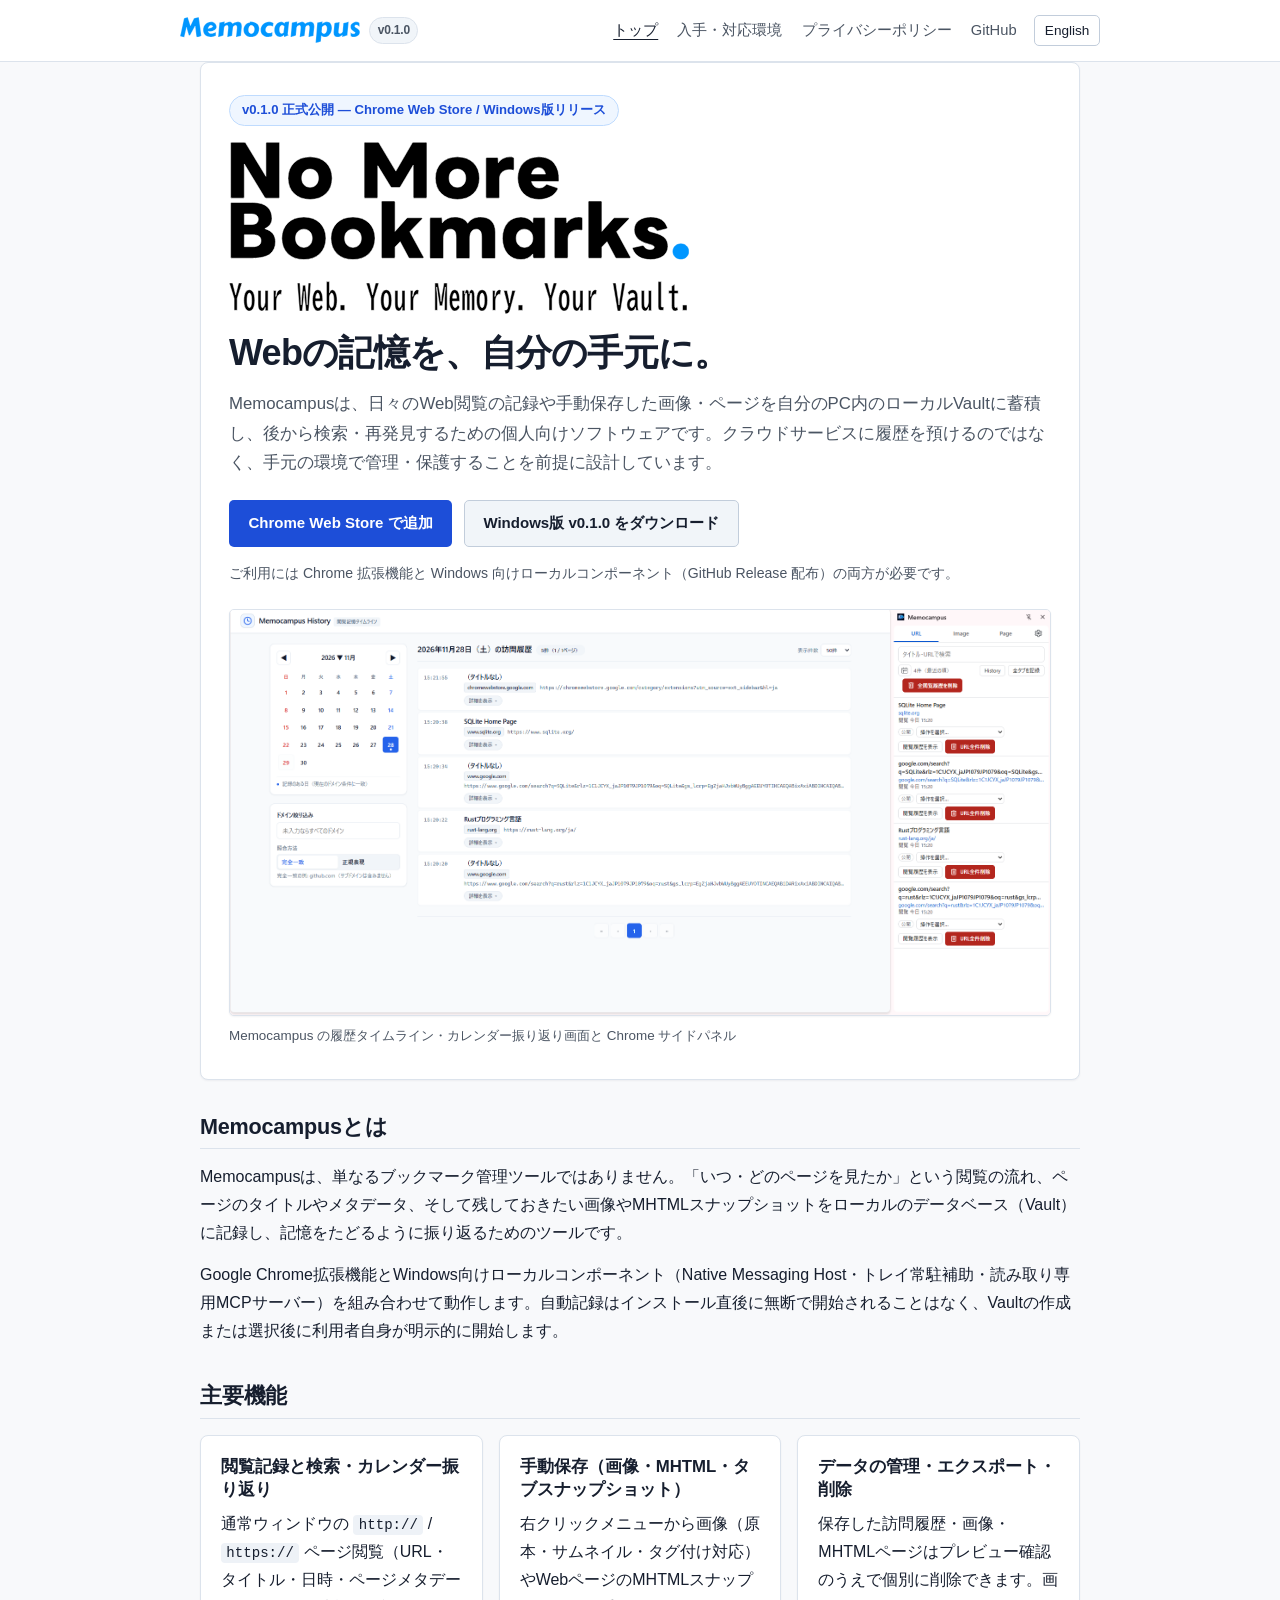
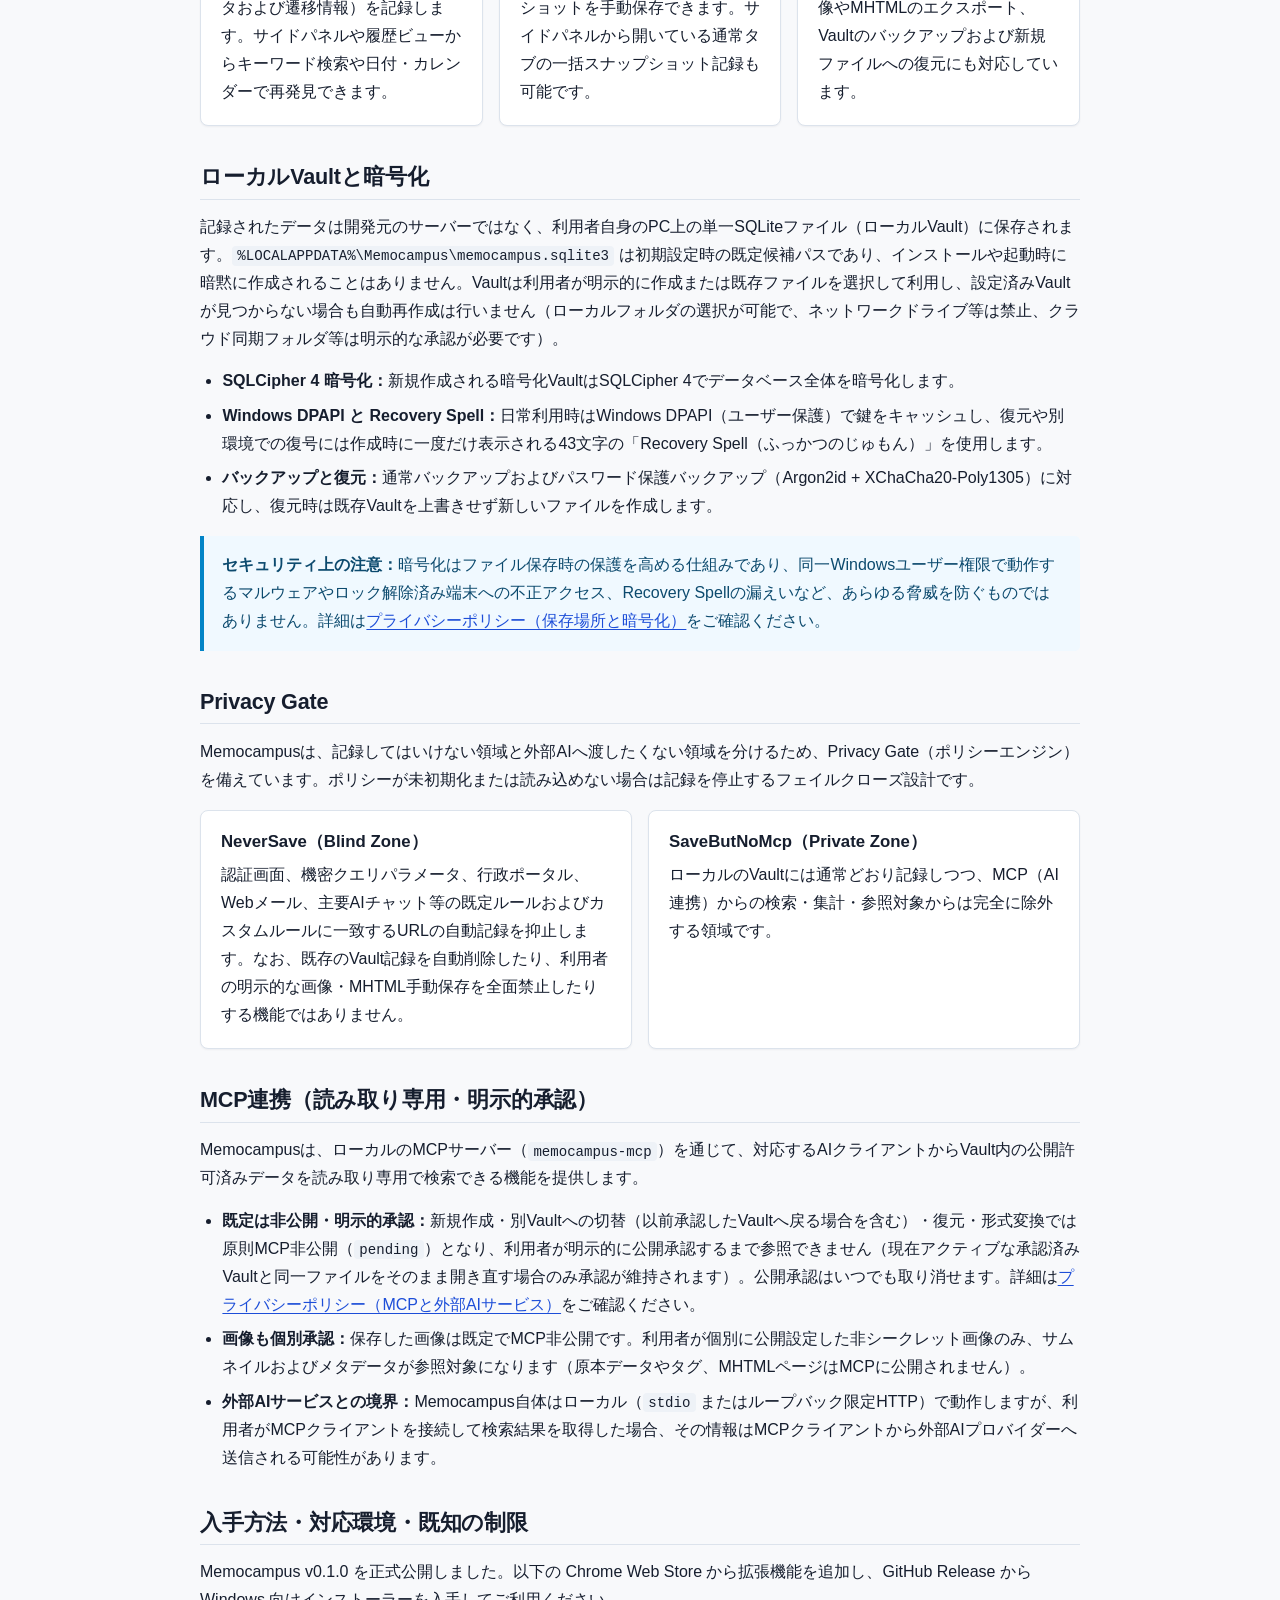
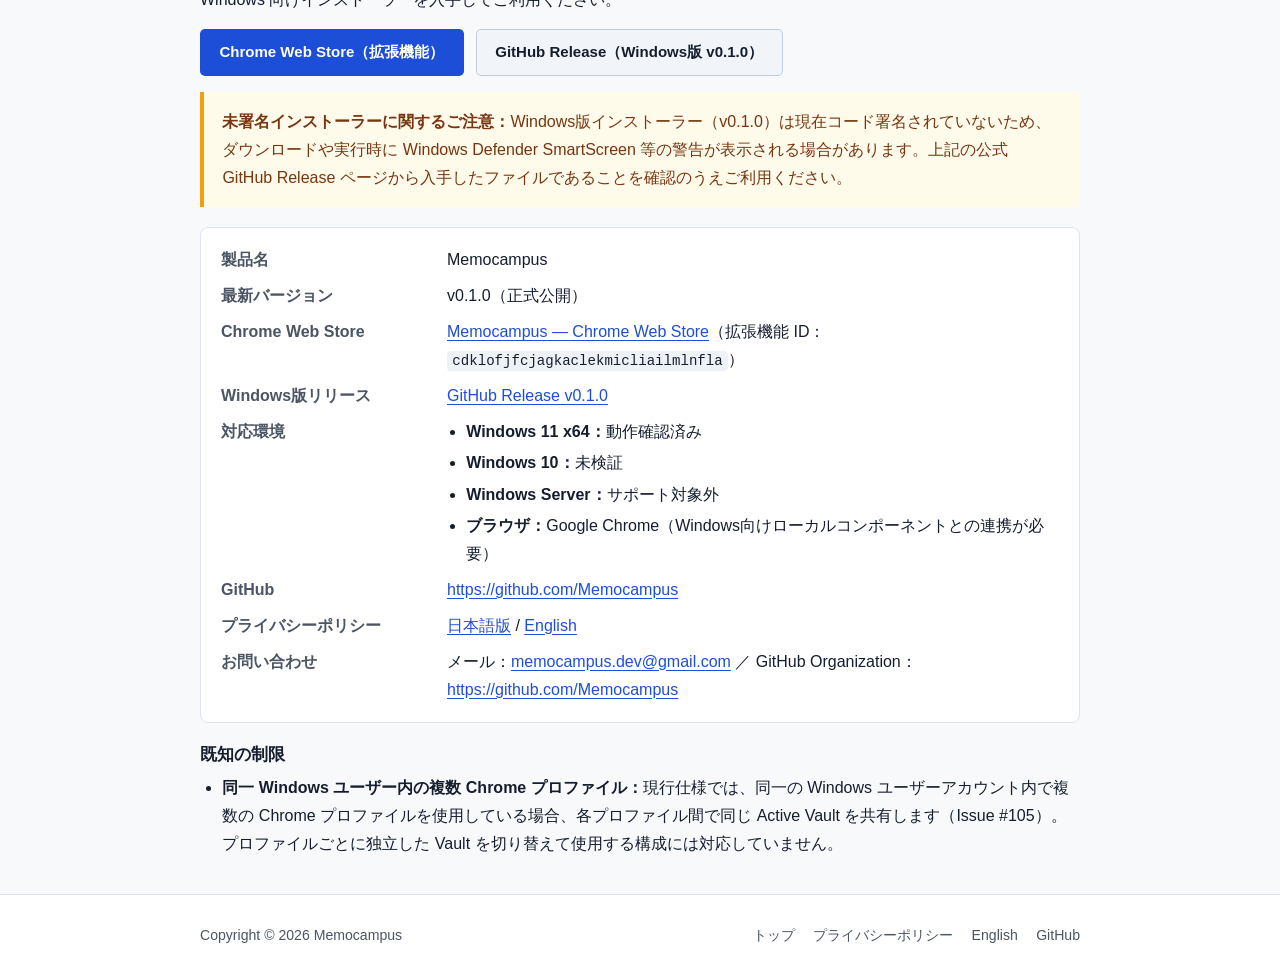
<file: index.html>
<!DOCTYPE html>
<html lang="ja">
<head>
  <meta charset="utf-8">
  <meta name="viewport" content="width=device-width, initial-scale=1">
  <title>Memocampus — Webの記憶を、自分の手元に。</title>
  <meta name="description" content="Memocampusは、Web閲覧の記録・画像・ページをローカルVaultに蓄積し、後から検索・再発見するためのローカルファースト・プライバシー重視ソフトウェアです。">
  <link rel="canonical" href="https://memocampus.github.io/">
  <link rel="alternate" hreflang="ja" href="https://memocampus.github.io/">
  <link rel="alternate" hreflang="en" href="https://memocampus.github.io/en/">
  <link rel="icon" type="image/png" href="assets/icon.png">
  <link rel="stylesheet" href="assets/style.css">
</head>
<body>
  <a class="skip-link" href="#main">本文へスキップ</a>

  <header class="site-header">
    <div class="container header-inner">
      <a class="brand" href="./">
        <img class="brand-logo" src="assets/logo.svg" alt="Memocampus" width="646" height="93">
        <span class="brand-version">v0.1.0</span>
      </a>
      <nav class="site-nav" aria-label="メインナビゲーション">
        <a href="./" aria-current="page">トップ</a>
        <a href="#download-status">入手・対応環境</a>
        <a href="privacy/">プライバシーポリシー</a>
        <a href="https://github.com/Memocampus">GitHub</a>
        <a class="lang-switch" href="en/" hreflang="en" lang="en">English</a>
      </nav>
    </div>
  </header>

  <main id="main" class="container">
    <section class="hero" aria-labelledby="hero-title">
      <div class="status-badge">v0.1.0 正式公開 — Chrome Web Store / Windows版リリース</div>
      <div class="hero-copy">
        <img src="assets/copy.svg" alt="No More Bookmarks. Your Web. Your Memory. Your Vault." width="851" height="318">
      </div>
      <h1 id="hero-title">Webの記憶を、自分の手元に。</h1>
      <p class="hero-lead">
        Memocampusは、日々のWeb閲覧の記録や手動保存した画像・ページを自分のPC内のローカルVaultに蓄積し、後から検索・再発見するための個人向けソフトウェアです。クラウドサービスに履歴を預けるのではなく、手元の環境で管理・保護することを前提に設計しています。
      </p>
      <div class="hero-actions">
        <a class="btn btn-primary" href="https://chromewebstore.google.com/detail/memocampus/cdklofjfcjagkaclekmicliailmlnfla">Chrome Web Store で追加</a>
        <a class="btn btn-secondary" href="https://github.com/motoki-kentaro/Memocampus/releases/tag/v0.1.0">Windows版 v0.1.0 をダウンロード</a>
      </div>
      <p class="hero-note">
        ご利用には Chrome 拡張機能と Windows 向けローカルコンポーネント（GitHub Release 配布）の両方が必要です。
      </p>
      <figure class="hero-visual">
        <img src="assets/hero.png" alt="Memocampus の履歴タイムライン、カレンダー、ドメイン絞り込みおよび Chrome サイドパネルの画面イメージ" width="1907" height="940">
        <figcaption>Memocampus の履歴タイムライン・カレンダー振り返り画面と Chrome サイドパネル</figcaption>
      </figure>
    </section>

    <section class="section" aria-labelledby="overview-heading">
      <h2 id="overview-heading">Memocampusとは</h2>
      <p>
        Memocampusは、単なるブックマーク管理ツールではありません。「いつ・どのページを見たか」という閲覧の流れ、ページのタイトルやメタデータ、そして残しておきたい画像やMHTMLスナップショットをローカルのデータベース（Vault）に記録し、記憶をたどるように振り返るためのツールです。
      </p>
      <p>
        Google Chrome拡張機能とWindows向けローカルコンポーネント（Native Messaging Host・トレイ常駐補助・読み取り専用MCPサーバー）を組み合わせて動作します。自動記録はインストール直後に無断で開始されることはなく、Vaultの作成または選択後に利用者自身が明示的に開始します。
      </p>
    </section>

    <section class="section" aria-labelledby="features-heading">
      <h2 id="features-heading">主要機能</h2>
      <div class="card-grid">
        <article class="card">
          <h3>閲覧記録と検索・カレンダー振り返り</h3>
          <p>
            通常ウィンドウの <code>http://</code> / <code>https://</code> ページ閲覧（URL・タイトル・日時・ページメタデータおよび遷移情報）を記録します。サイドパネルや履歴ビューからキーワード検索や日付・カレンダーで再発見できます。
          </p>
        </article>
        <article class="card">
          <h3>手動保存（画像・MHTML・タブスナップショット）</h3>
          <p>
            右クリックメニューから画像（原本・サムネイル・タグ付け対応）やWebページのMHTMLスナップショットを手動保存できます。サイドパネルから開いている通常タブの一括スナップショット記録も可能です。
          </p>
        </article>
        <article class="card">
          <h3>データの管理・エクスポート・削除</h3>
          <p>
            保存した訪問履歴・画像・MHTMLページはプレビュー確認のうえで個別に削除できます。画像やMHTMLのエクスポート、Vaultのバックアップおよび新規ファイルへの復元にも対応しています。
          </p>
        </article>
      </div>
    </section>

    <section class="section" aria-labelledby="vault-heading">
      <h2 id="vault-heading">ローカルVaultと暗号化</h2>
      <p>
        記録されたデータは開発元のサーバーではなく、利用者自身のPC上の単一SQLiteファイル（ローカルVault）に保存されます。<code>%LOCALAPPDATA%\Memocampus\memocampus.sqlite3</code> は初期設定時の既定候補パスであり、インストールや起動時に暗黙に作成されることはありません。Vaultは利用者が明示的に作成または既存ファイルを選択して利用し、設定済みVaultが見つからない場合も自動再作成は行いません（ローカルフォルダの選択が可能で、ネットワークドライブ等は禁止、クラウド同期フォルダ等は明示的な承認が必要です）。
      </p>
      <ul>
        <li><strong>SQLCipher 4 暗号化：</strong>新規作成される暗号化VaultはSQLCipher 4でデータベース全体を暗号化します。</li>
        <li><strong>Windows DPAPI と Recovery Spell：</strong>日常利用時はWindows DPAPI（ユーザー保護）で鍵をキャッシュし、復元や別環境での復号には作成時に一度だけ表示される43文字の「Recovery Spell（ふっかつのじゅもん）」を使用します。</li>
        <li><strong>バックアップと復元：</strong>通常バックアップおよびパスワード保護バックアップ（Argon2id + XChaCha20-Poly1305）に対応し、復元時は既存Vaultを上書きせず新しいファイルを作成します。</li>
      </ul>
      <div class="callout">
        <p>
          <strong>セキュリティ上の注意：</strong>暗号化はファイル保存時の保護を高める仕組みであり、同一Windowsユーザー権限で動作するマルウェアやロック解除済み端末への不正アクセス、Recovery Spellの漏えいなど、あらゆる脅威を防ぐものではありません。詳細は<a href="privacy/#storage-encryption">プライバシーポリシー（保存場所と暗号化）</a>をご確認ください。
        </p>
      </div>
    </section>

    <section class="section" aria-labelledby="privacy-gate-heading">
      <h2 id="privacy-gate-heading">Privacy Gate</h2>
      <p>
        Memocampusは、記録してはいけない領域と外部AIへ渡したくない領域を分けるため、Privacy Gate（ポリシーエンジン）を備えています。ポリシーが未初期化または読み込めない場合は記録を停止するフェイルクローズ設計です。
      </p>
      <div class="card-grid">
        <article class="card">
          <h3>NeverSave（Blind Zone）</h3>
          <p>
            認証画面、機密クエリパラメータ、行政ポータル、Webメール、主要AIチャット等の既定ルールおよびカスタムルールに一致するURLの自動記録を抑止します。なお、既存のVault記録を自動削除したり、利用者の明示的な画像・MHTML手動保存を全面禁止したりする機能ではありません。
          </p>
        </article>
        <article class="card">
          <h3>SaveButNoMcp（Private Zone）</h3>
          <p>
            ローカルのVaultには通常どおり記録しつつ、MCP（AI連携）からの検索・集計・参照対象からは完全に除外する領域です。
          </p>
        </article>
      </div>
    </section>

    <section class="section" aria-labelledby="mcp-heading">
      <h2 id="mcp-heading">MCP連携（読み取り専用・明示的承認）</h2>
      <p>
        Memocampusは、ローカルのMCPサーバー（<code>memocampus-mcp</code>）を通じて、対応するAIクライアントからVault内の公開許可済みデータを読み取り専用で検索できる機能を提供します。
      </p>
      <ul>
        <li><strong>既定は非公開・明示的承認：</strong>新規作成・別Vaultへの切替（以前承認したVaultへ戻る場合を含む）・復元・形式変換では原則MCP非公開（<code>pending</code>）となり、利用者が明示的に公開承認するまで参照できません（現在アクティブな承認済みVaultと同一ファイルをそのまま開き直す場合のみ承認が維持されます）。公開承認はいつでも取り消せます。詳細は<a href="privacy/#mcp-external-ai">プライバシーポリシー（MCPと外部AIサービス）</a>をご確認ください。</li>
        <li><strong>画像も個別承認：</strong>保存した画像は既定でMCP非公開です。利用者が個別に公開設定した非シークレット画像のみ、サムネイルおよびメタデータが参照対象になります（原本データやタグ、MHTMLページはMCPに公開されません）。</li>
        <li><strong>外部AIサービスとの境界：</strong>Memocampus自体はローカル（<code>stdio</code> またはループバック限定HTTP）で動作しますが、利用者がMCPクライアントを接続して検索結果を取得した場合、その情報はMCPクライアントから外部AIプロバイダーへ送信される可能性があります。</li>
      </ul>
    </section>

    <section id="download-status" class="section" aria-labelledby="status-heading">
      <h2 id="status-heading">入手方法・対応環境・既知の制限</h2>
      <p>
        Memocampus v0.1.0 を正式公開しました。以下の Chrome Web Store から拡張機能を追加し、GitHub Release から Windows 向けインストーラーを入手してご利用ください。
      </p>
      <div class="hero-actions">
        <a class="btn btn-primary" href="https://chromewebstore.google.com/detail/memocampus/cdklofjfcjagkaclekmicliailmlnfla">Chrome Web Store（拡張機能）</a>
        <a class="btn btn-secondary" href="https://github.com/motoki-kentaro/Memocampus/releases/tag/v0.1.0">GitHub Release（Windows版 v0.1.0）</a>
      </div>
      <div class="callout callout-warn">
        <p>
          <strong>未署名インストーラーに関するご注意：</strong>Windows版インストーラー（v0.1.0）は現在コード署名されていないため、ダウンロードや実行時に Windows Defender SmartScreen 等の警告が表示される場合があります。上記の公式 GitHub Release ページから入手したファイルであることを確認のうえご利用ください。
        </p>
      </div>
      <dl class="meta-list">
        <dt>製品名</dt>
        <dd>Memocampus</dd>
        <dt>最新バージョン</dt>
        <dd>v0.1.0（正式公開）</dd>
        <dt>Chrome Web Store</dt>
        <dd><a href="https://chromewebstore.google.com/detail/memocampus/cdklofjfcjagkaclekmicliailmlnfla">Memocampus — Chrome Web Store</a>（拡張機能 ID：<code>cdklofjfcjagkaclekmicliailmlnfla</code>）</dd>
        <dt>Windows版リリース</dt>
        <dd><a href="https://github.com/motoki-kentaro/Memocampus/releases/tag/v0.1.0">GitHub Release v0.1.0</a></dd>
        <dt>対応環境</dt>
        <dd>
          <ul>
            <li><strong>Windows 11 x64：</strong>動作確認済み</li>
            <li><strong>Windows 10：</strong>未検証</li>
            <li><strong>Windows Server：</strong>サポート対象外</li>
            <li><strong>ブラウザ：</strong>Google Chrome（Windows向けローカルコンポーネントとの連携が必要）</li>
          </ul>
        </dd>
        <dt>GitHub</dt>
        <dd><a href="https://github.com/Memocampus">https://github.com/Memocampus</a></dd>
        <dt>プライバシーポリシー</dt>
        <dd><a href="privacy/">日本語版</a> / <a href="en/privacy/" hreflang="en">English</a></dd>
        <dt>お問い合わせ</dt>
        <dd>
          メール：<a href="mailto:memocampus.dev@gmail.com">memocampus.dev@gmail.com</a> ／ GitHub Organization：<a href="https://github.com/Memocampus">https://github.com/Memocampus</a>
        </dd>
      </dl>
      <h3>既知の制限</h3>
      <ul>
        <li><strong>同一 Windows ユーザー内の複数 Chrome プロファイル：</strong>現行仕様では、同一の Windows ユーザーアカウント内で複数の Chrome プロファイルを使用している場合、各プロファイル間で同じ Active Vault を共有します（Issue #105）。プロファイルごとに独立した Vault を切り替えて使用する構成には対応していません。</li>
      </ul>
    </section>
  </main>

  <footer class="site-footer">
    <div class="container footer-inner">
      <div>Copyright &copy; 2026 Memocampus</div>
      <div class="footer-links">
        <a href="./">トップ</a>
        <a href="privacy/">プライバシーポリシー</a>
        <a href="en/" hreflang="en" lang="en">English</a>
        <a href="https://github.com/Memocampus">GitHub</a>
      </div>
    </div>
  </footer>
</body>
</html>
</file>
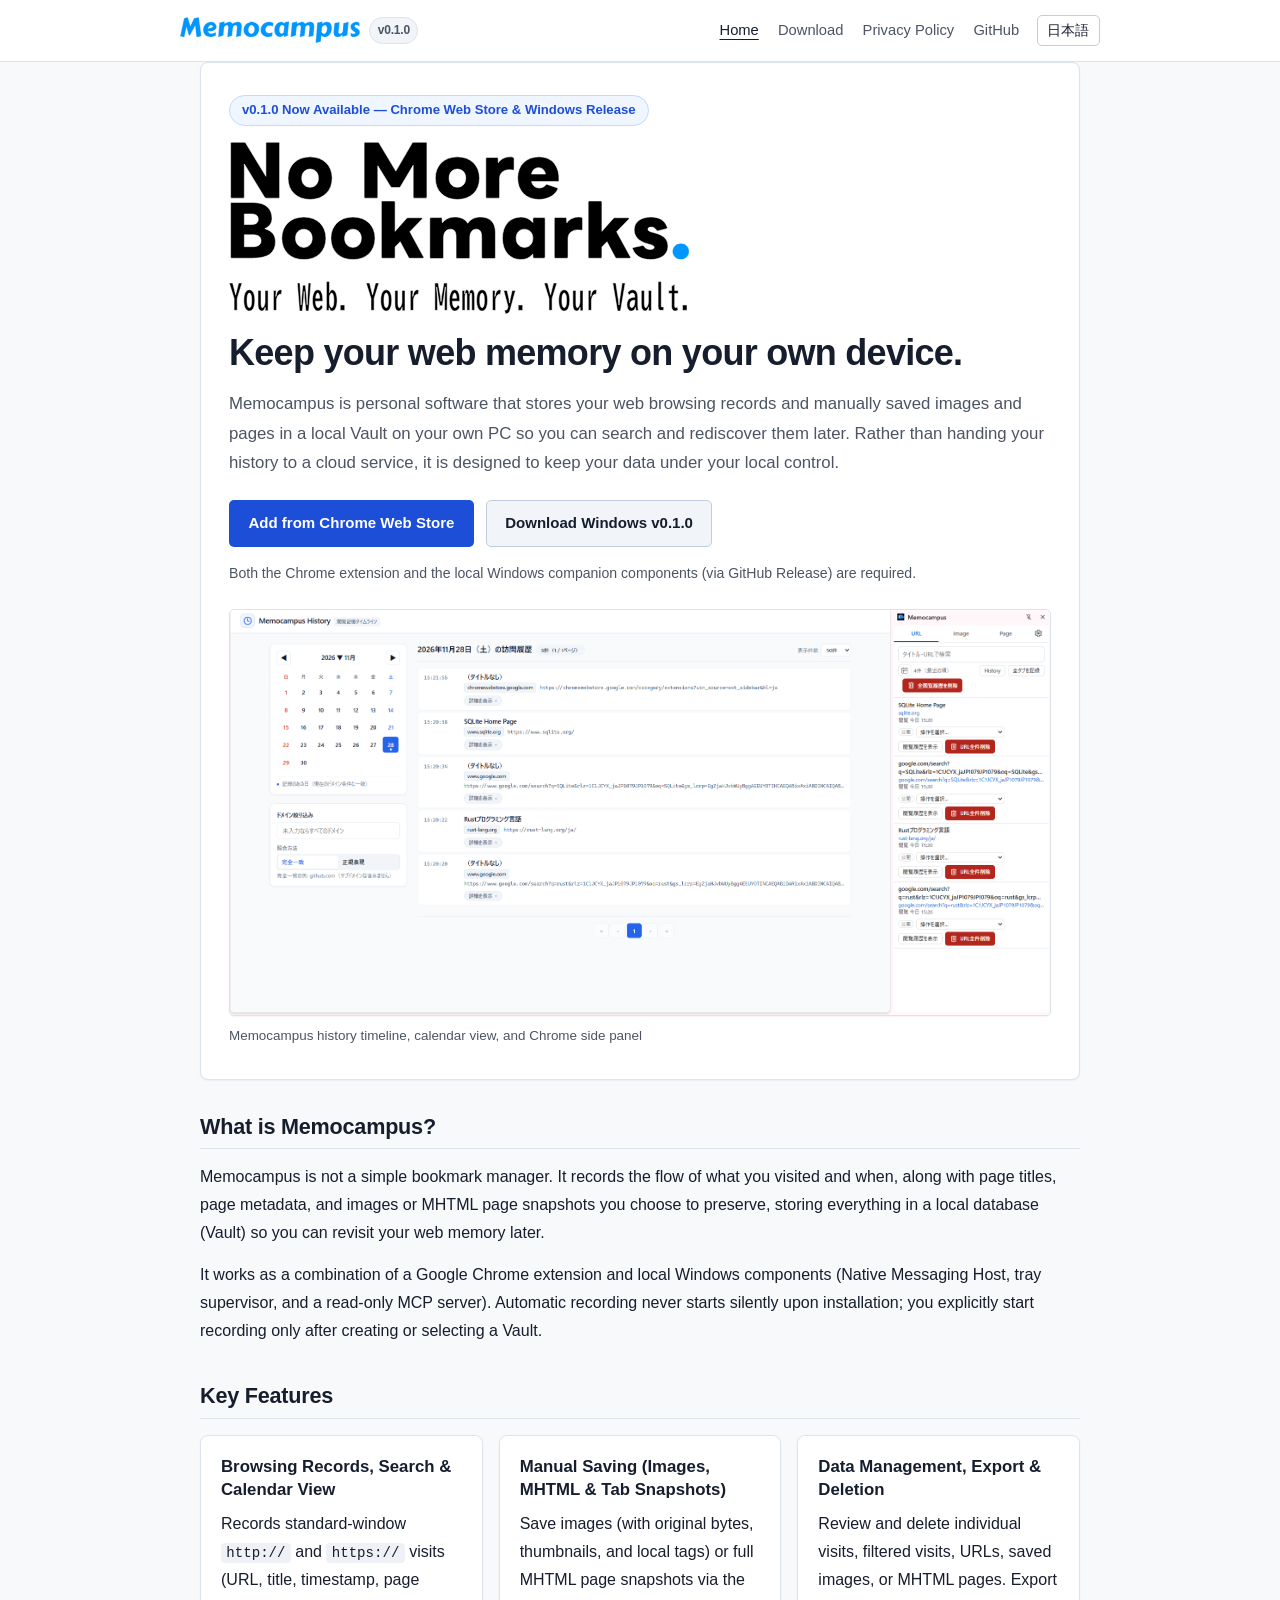
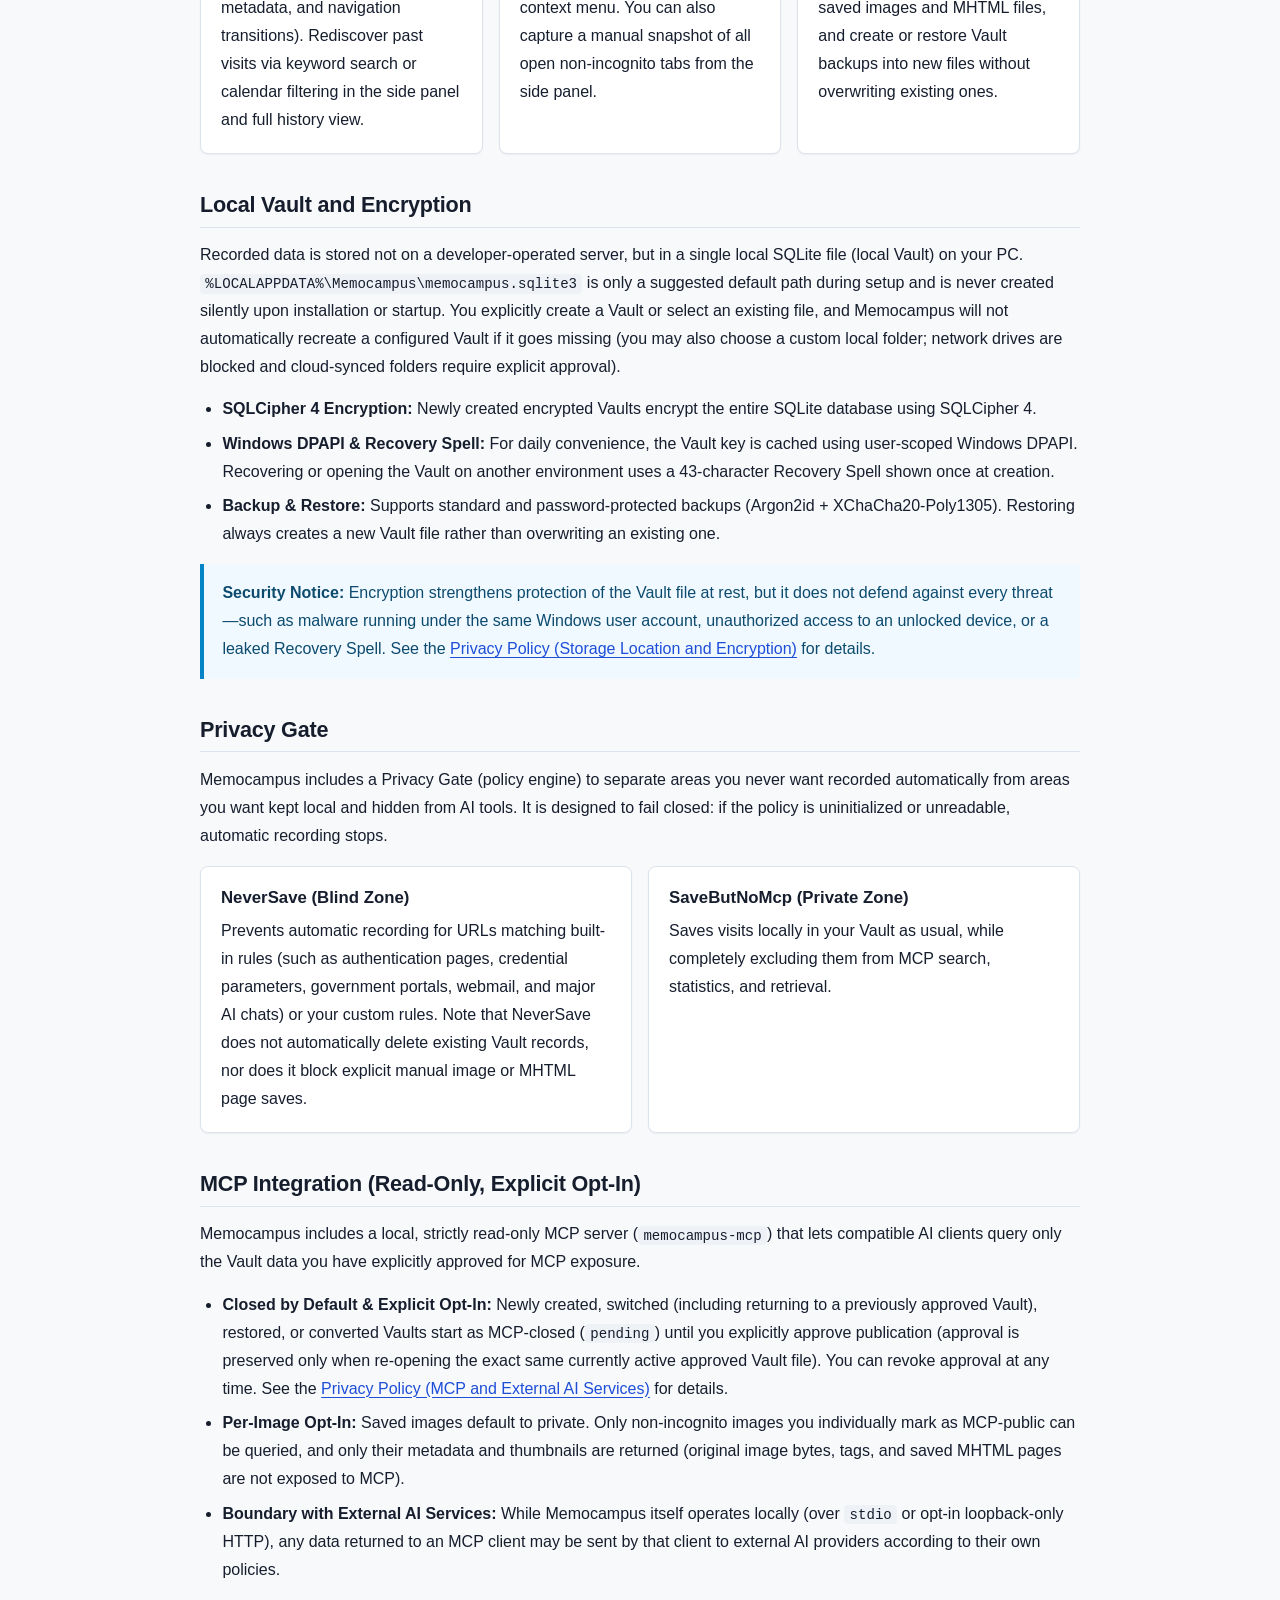
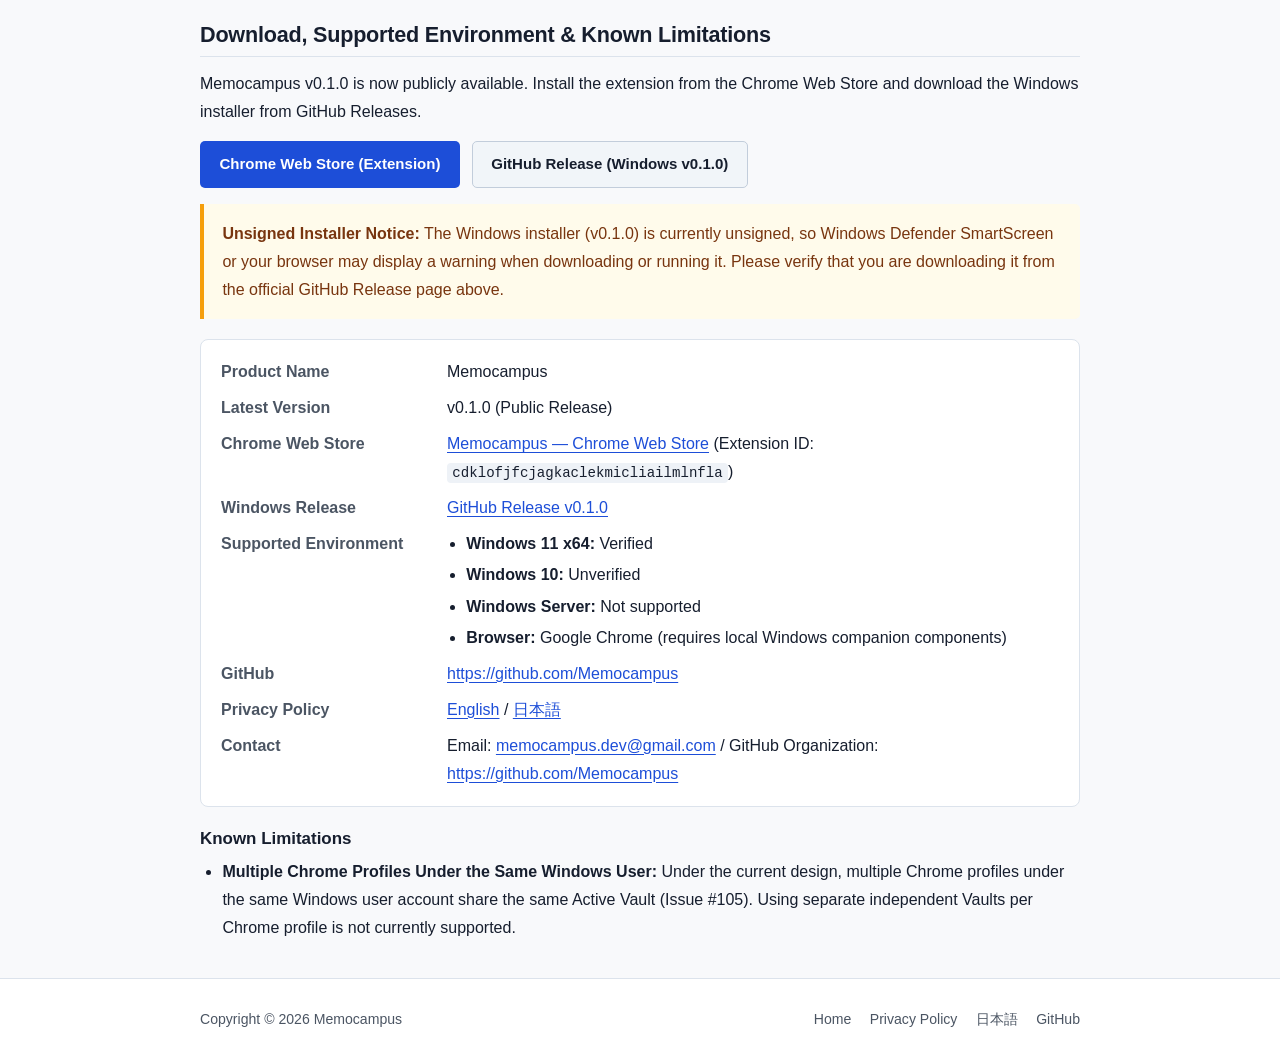
<file: en/index.html>
<!DOCTYPE html>
<html lang="en">
<head>
  <meta charset="utf-8">
  <meta name="viewport" content="width=device-width, initial-scale=1">
  <title>Memocampus — Keep your web memory on your own device.</title>
  <meta name="description" content="Memocampus is a local-first, privacy-focused software tool for storing your web browsing records, saved images, and MHTML pages in a local Vault for later search and rediscovery.">
  <link rel="canonical" href="https://memocampus.github.io/en/">
  <link rel="alternate" hreflang="ja" href="https://memocampus.github.io/">
  <link rel="alternate" hreflang="en" href="https://memocampus.github.io/en/">
  <link rel="icon" type="image/png" href="../assets/icon.png">
  <link rel="stylesheet" href="../assets/style.css">
</head>
<body>
  <a class="skip-link" href="#main">Skip to main content</a>

  <header class="site-header">
    <div class="container header-inner">
      <a class="brand" href="./">
        <img class="brand-logo" src="../assets/logo.svg" alt="Memocampus" width="646" height="93">
        <span class="brand-version">v0.1.0</span>
      </a>
      <nav class="site-nav" aria-label="Main navigation">
        <a href="./" aria-current="page">Home</a>
        <a href="#download-status">Download</a>
        <a href="privacy/">Privacy Policy</a>
        <a href="https://github.com/Memocampus">GitHub</a>
        <a class="lang-switch" href="../" hreflang="ja" lang="ja">日本語</a>
      </nav>
    </div>
  </header>

  <main id="main" class="container">
    <section class="hero" aria-labelledby="hero-title">
      <div class="status-badge">v0.1.0 Now Available — Chrome Web Store &amp; Windows Release</div>
      <div class="hero-copy">
        <img src="../assets/copy.svg" alt="No More Bookmarks. Your Web. Your Memory. Your Vault." width="851" height="318">
      </div>
      <h1 id="hero-title">Keep your web memory on your own device.</h1>
      <p class="hero-lead">
        Memocampus is personal software that stores your web browsing records and manually saved images and pages in a local Vault on your own PC so you can search and rediscover them later. Rather than handing your history to a cloud service, it is designed to keep your data under your local control.
      </p>
      <div class="hero-actions">
        <a class="btn btn-primary" href="https://chromewebstore.google.com/detail/memocampus/cdklofjfcjagkaclekmicliailmlnfla">Add from Chrome Web Store</a>
        <a class="btn btn-secondary" href="https://github.com/motoki-kentaro/Memocampus/releases/tag/v0.1.0">Download Windows v0.1.0</a>
      </div>
      <p class="hero-note">
        Both the Chrome extension and the local Windows companion components (via GitHub Release) are required.
      </p>
      <figure class="hero-visual">
        <img src="../assets/hero.png" alt="Memocampus history timeline, calendar, domain filter, and Chrome side panel interface" width="1907" height="940">
        <figcaption>Memocampus history timeline, calendar view, and Chrome side panel</figcaption>
      </figure>
    </section>

    <section class="section" aria-labelledby="overview-heading">
      <h2 id="overview-heading">What is Memocampus?</h2>
      <p>
        Memocampus is not a simple bookmark manager. It records the flow of what you visited and when, along with page titles, page metadata, and images or MHTML page snapshots you choose to preserve, storing everything in a local database (Vault) so you can revisit your web memory later.
      </p>
      <p>
        It works as a combination of a Google Chrome extension and local Windows components (Native Messaging Host, tray supervisor, and a read-only MCP server). Automatic recording never starts silently upon installation; you explicitly start recording only after creating or selecting a Vault.
      </p>
    </section>

    <section class="section" aria-labelledby="features-heading">
      <h2 id="features-heading">Key Features</h2>
      <div class="card-grid">
        <article class="card">
          <h3>Browsing Records, Search &amp; Calendar View</h3>
          <p>
            Records standard-window <code>http://</code> and <code>https://</code> visits (URL, title, timestamp, page metadata, and navigation transitions). Rediscover past visits via keyword search or calendar filtering in the side panel and full history view.
          </p>
        </article>
        <article class="card">
          <h3>Manual Saving (Images, MHTML &amp; Tab Snapshots)</h3>
          <p>
            Save images (with original bytes, thumbnails, and local tags) or full MHTML page snapshots via the context menu. You can also capture a manual snapshot of all open non-incognito tabs from the side panel.
          </p>
        </article>
        <article class="card">
          <h3>Data Management, Export &amp; Deletion</h3>
          <p>
            Review and delete individual visits, filtered visits, URLs, saved images, or MHTML pages. Export saved images and MHTML files, and create or restore Vault backups into new files without overwriting existing ones.
          </p>
        </article>
      </div>
    </section>

    <section class="section" aria-labelledby="vault-heading">
      <h2 id="vault-heading">Local Vault and Encryption</h2>
      <p>
        Recorded data is stored not on a developer-operated server, but in a single local SQLite file (local Vault) on your PC. <code>%LOCALAPPDATA%\Memocampus\memocampus.sqlite3</code> is only a suggested default path during setup and is never created silently upon installation or startup. You explicitly create a Vault or select an existing file, and Memocampus will not automatically recreate a configured Vault if it goes missing (you may also choose a custom local folder; network drives are blocked and cloud-synced folders require explicit approval).
      </p>
      <ul>
        <li><strong>SQLCipher 4 Encryption:</strong> Newly created encrypted Vaults encrypt the entire SQLite database using SQLCipher 4.</li>
        <li><strong>Windows DPAPI &amp; Recovery Spell:</strong> For daily convenience, the Vault key is cached using user-scoped Windows DPAPI. Recovering or opening the Vault on another environment uses a 43-character Recovery Spell shown once at creation.</li>
        <li><strong>Backup &amp; Restore:</strong> Supports standard and password-protected backups (Argon2id + XChaCha20-Poly1305). Restoring always creates a new Vault file rather than overwriting an existing one.</li>
      </ul>
      <div class="callout">
        <p>
          <strong>Security Notice:</strong> Encryption strengthens protection of the Vault file at rest, but it does not defend against every threat—such as malware running under the same Windows user account, unauthorized access to an unlocked device, or a leaked Recovery Spell. See the <a href="privacy/#storage-encryption">Privacy Policy (Storage Location and Encryption)</a> for details.
        </p>
      </div>
    </section>

    <section class="section" aria-labelledby="privacy-gate-heading">
      <h2 id="privacy-gate-heading">Privacy Gate</h2>
      <p>
        Memocampus includes a Privacy Gate (policy engine) to separate areas you never want recorded automatically from areas you want kept local and hidden from AI tools. It is designed to fail closed: if the policy is uninitialized or unreadable, automatic recording stops.
      </p>
      <div class="card-grid">
        <article class="card">
          <h3>NeverSave (Blind Zone)</h3>
          <p>
            Prevents automatic recording for URLs matching built-in rules (such as authentication pages, credential parameters, government portals, webmail, and major AI chats) or your custom rules. Note that NeverSave does not automatically delete existing Vault records, nor does it block explicit manual image or MHTML page saves.
          </p>
        </article>
        <article class="card">
          <h3>SaveButNoMcp (Private Zone)</h3>
          <p>
            Saves visits locally in your Vault as usual, while completely excluding them from MCP search, statistics, and retrieval.
          </p>
        </article>
      </div>
    </section>

    <section class="section" aria-labelledby="mcp-heading">
      <h2 id="mcp-heading">MCP Integration (Read-Only, Explicit Opt-In)</h2>
      <p>
        Memocampus includes a local, strictly read-only MCP server (<code>memocampus-mcp</code>) that lets compatible AI clients query only the Vault data you have explicitly approved for MCP exposure.
      </p>
      <ul>
        <li><strong>Closed by Default &amp; Explicit Opt-In:</strong> Newly created, switched (including returning to a previously approved Vault), restored, or converted Vaults start as MCP-closed (<code>pending</code>) until you explicitly approve publication (approval is preserved only when re-opening the exact same currently active approved Vault file). You can revoke approval at any time. See the <a href="privacy/#mcp-external-ai">Privacy Policy (MCP and External AI Services)</a> for details.</li>
        <li><strong>Per-Image Opt-In:</strong> Saved images default to private. Only non-incognito images you individually mark as MCP-public can be queried, and only their metadata and thumbnails are returned (original image bytes, tags, and saved MHTML pages are not exposed to MCP).</li>
        <li><strong>Boundary with External AI Services:</strong> While Memocampus itself operates locally (over <code>stdio</code> or opt-in loopback-only HTTP), any data returned to an MCP client may be sent by that client to external AI providers according to their own policies.</li>
      </ul>
    </section>

    <section id="download-status" class="section" aria-labelledby="status-heading">
      <h2 id="status-heading">Download, Supported Environment &amp; Known Limitations</h2>
      <p>
        Memocampus v0.1.0 is now publicly available. Install the extension from the Chrome Web Store and download the Windows installer from GitHub Releases.
      </p>
      <div class="hero-actions">
        <a class="btn btn-primary" href="https://chromewebstore.google.com/detail/memocampus/cdklofjfcjagkaclekmicliailmlnfla">Chrome Web Store (Extension)</a>
        <a class="btn btn-secondary" href="https://github.com/motoki-kentaro/Memocampus/releases/tag/v0.1.0">GitHub Release (Windows v0.1.0)</a>
      </div>
      <div class="callout callout-warn">
        <p>
          <strong>Unsigned Installer Notice:</strong> The Windows installer (v0.1.0) is currently unsigned, so Windows Defender SmartScreen or your browser may display a warning when downloading or running it. Please verify that you are downloading it from the official GitHub Release page above.
        </p>
      </div>
      <dl class="meta-list">
        <dt>Product Name</dt>
        <dd>Memocampus</dd>
        <dt>Latest Version</dt>
        <dd>v0.1.0 (Public Release)</dd>
        <dt>Chrome Web Store</dt>
        <dd><a href="https://chromewebstore.google.com/detail/memocampus/cdklofjfcjagkaclekmicliailmlnfla">Memocampus — Chrome Web Store</a> (Extension ID: <code>cdklofjfcjagkaclekmicliailmlnfla</code>)</dd>
        <dt>Windows Release</dt>
        <dd><a href="https://github.com/motoki-kentaro/Memocampus/releases/tag/v0.1.0">GitHub Release v0.1.0</a></dd>
        <dt>Supported Environment</dt>
        <dd>
          <ul>
            <li><strong>Windows 11 x64:</strong> Verified</li>
            <li><strong>Windows 10:</strong> Unverified</li>
            <li><strong>Windows Server:</strong> Not supported</li>
            <li><strong>Browser:</strong> Google Chrome (requires local Windows companion components)</li>
          </ul>
        </dd>
        <dt>GitHub</dt>
        <dd><a href="https://github.com/Memocampus">https://github.com/Memocampus</a></dd>
        <dt>Privacy Policy</dt>
        <dd><a href="privacy/">English</a> / <a href="../privacy/" hreflang="ja">日本語</a></dd>
        <dt>Contact</dt>
        <dd>
          Email: <a href="mailto:memocampus.dev@gmail.com">memocampus.dev@gmail.com</a> / GitHub Organization: <a href="https://github.com/Memocampus">https://github.com/Memocampus</a>
        </dd>
      </dl>
      <h3>Known Limitations</h3>
      <ul>
        <li><strong>Multiple Chrome Profiles Under the Same Windows User:</strong> Under the current design, multiple Chrome profiles under the same Windows user account share the same Active Vault (Issue #105). Using separate independent Vaults per Chrome profile is not currently supported.</li>
      </ul>
    </section>
  </main>

  <footer class="site-footer">
    <div class="container footer-inner">
      <div>Copyright &copy; 2026 Memocampus</div>
      <div class="footer-links">
        <a href="./">Home</a>
        <a href="privacy/">Privacy Policy</a>
        <a href="../" hreflang="ja" lang="ja">日本語</a>
        <a href="https://github.com/Memocampus">GitHub</a>
      </div>
    </div>
  </footer>
</body>
</html>
</file>
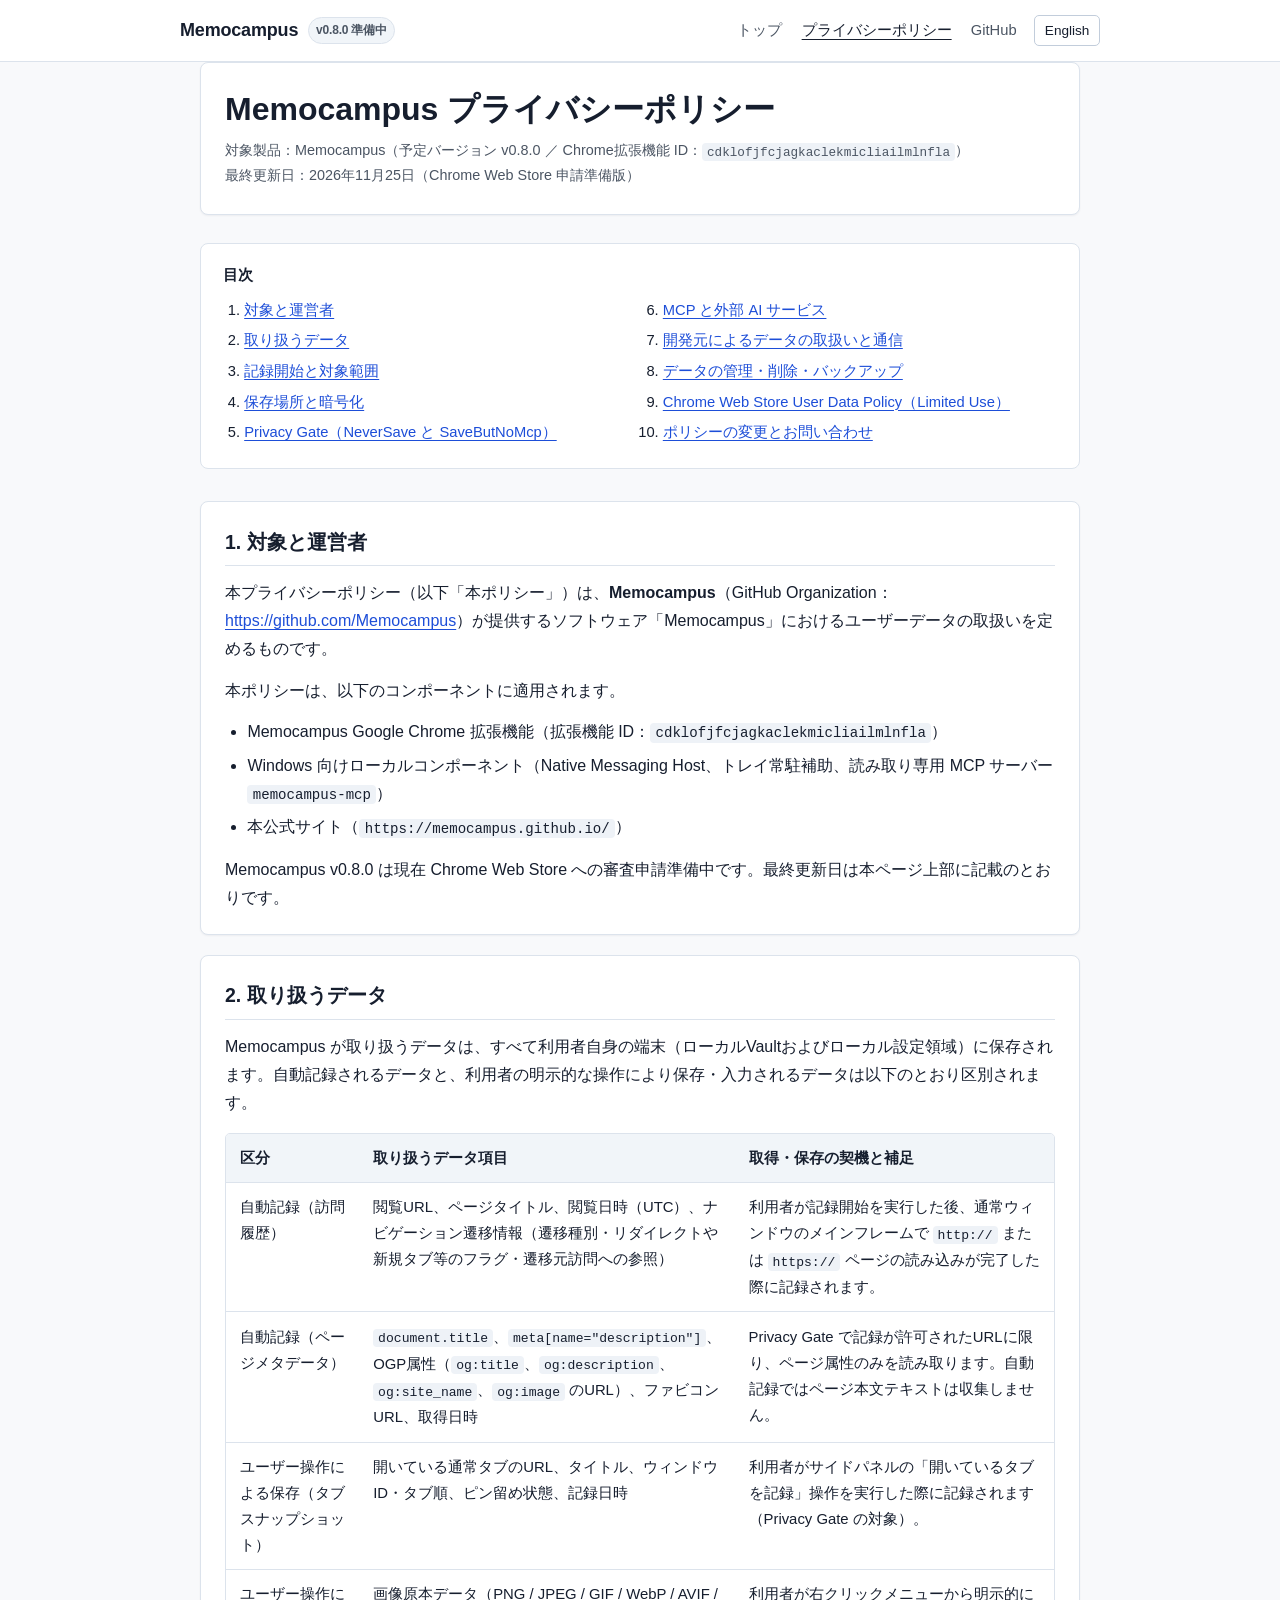
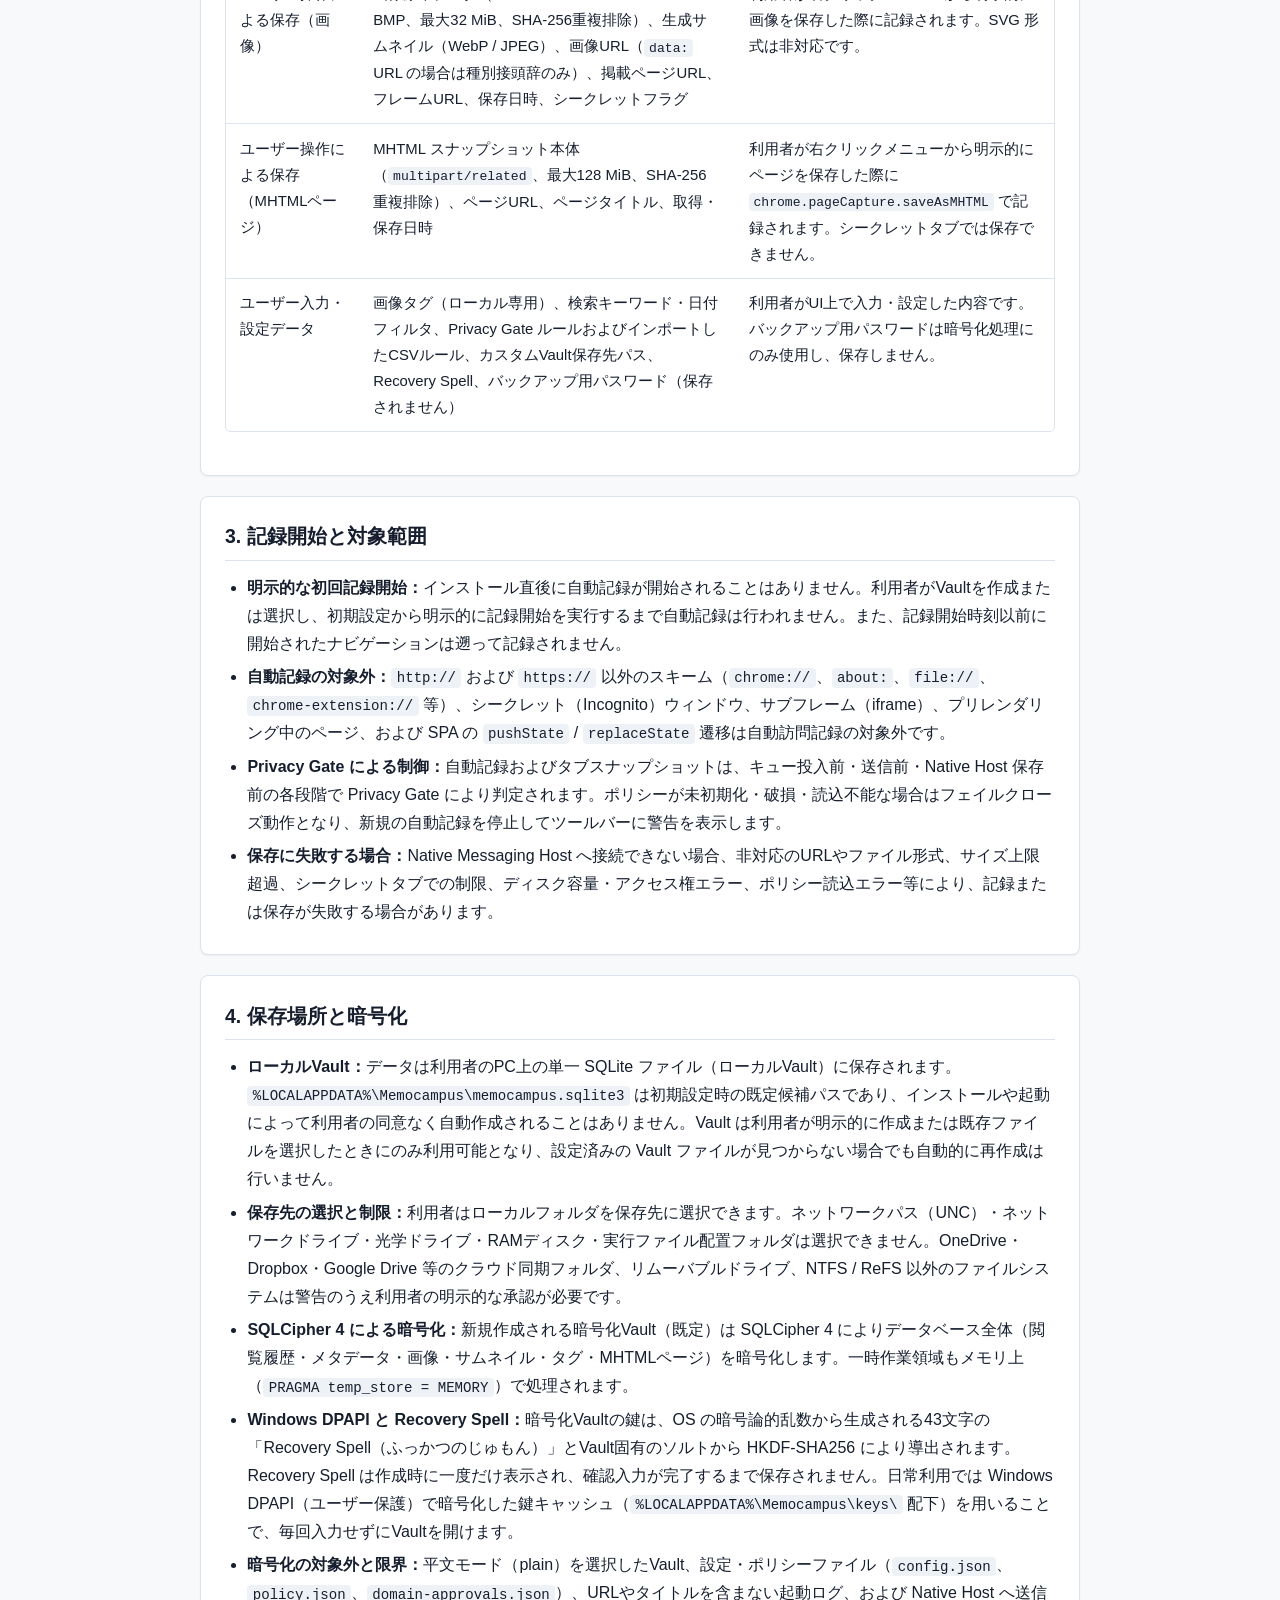
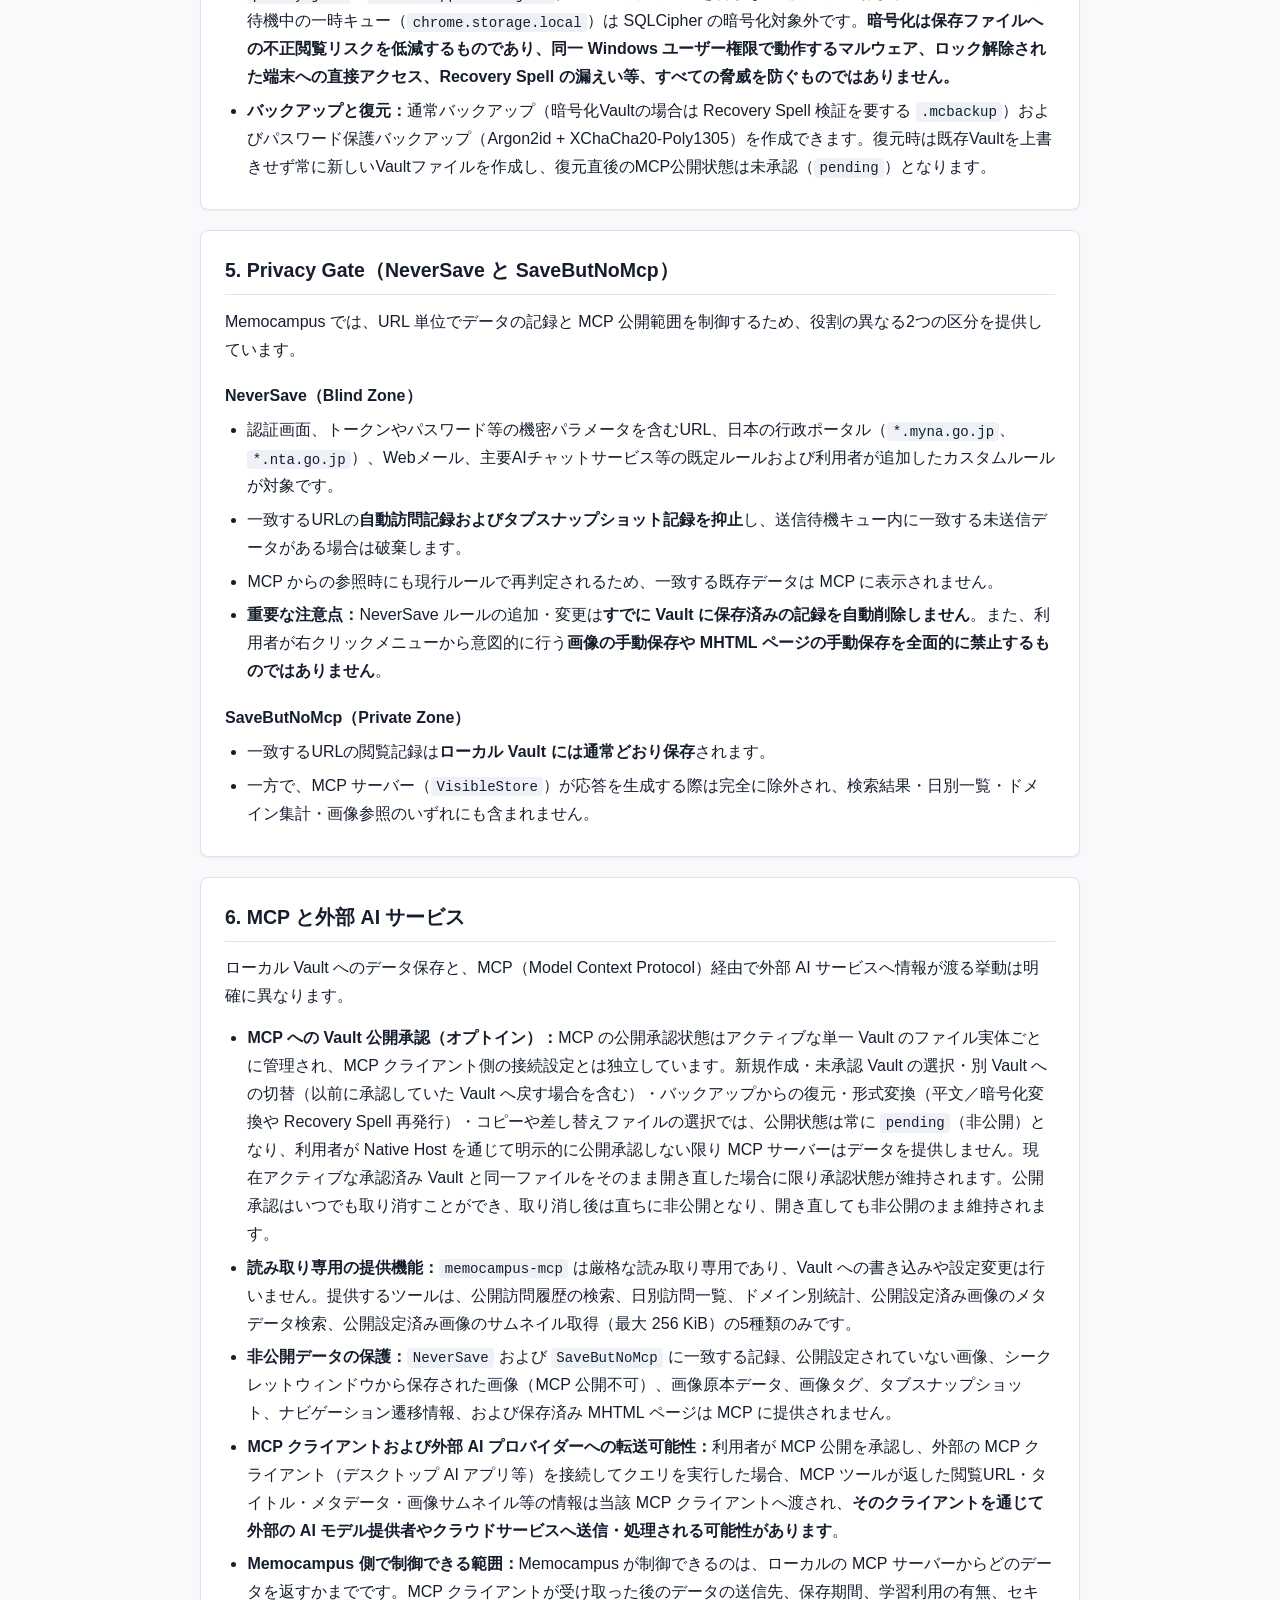
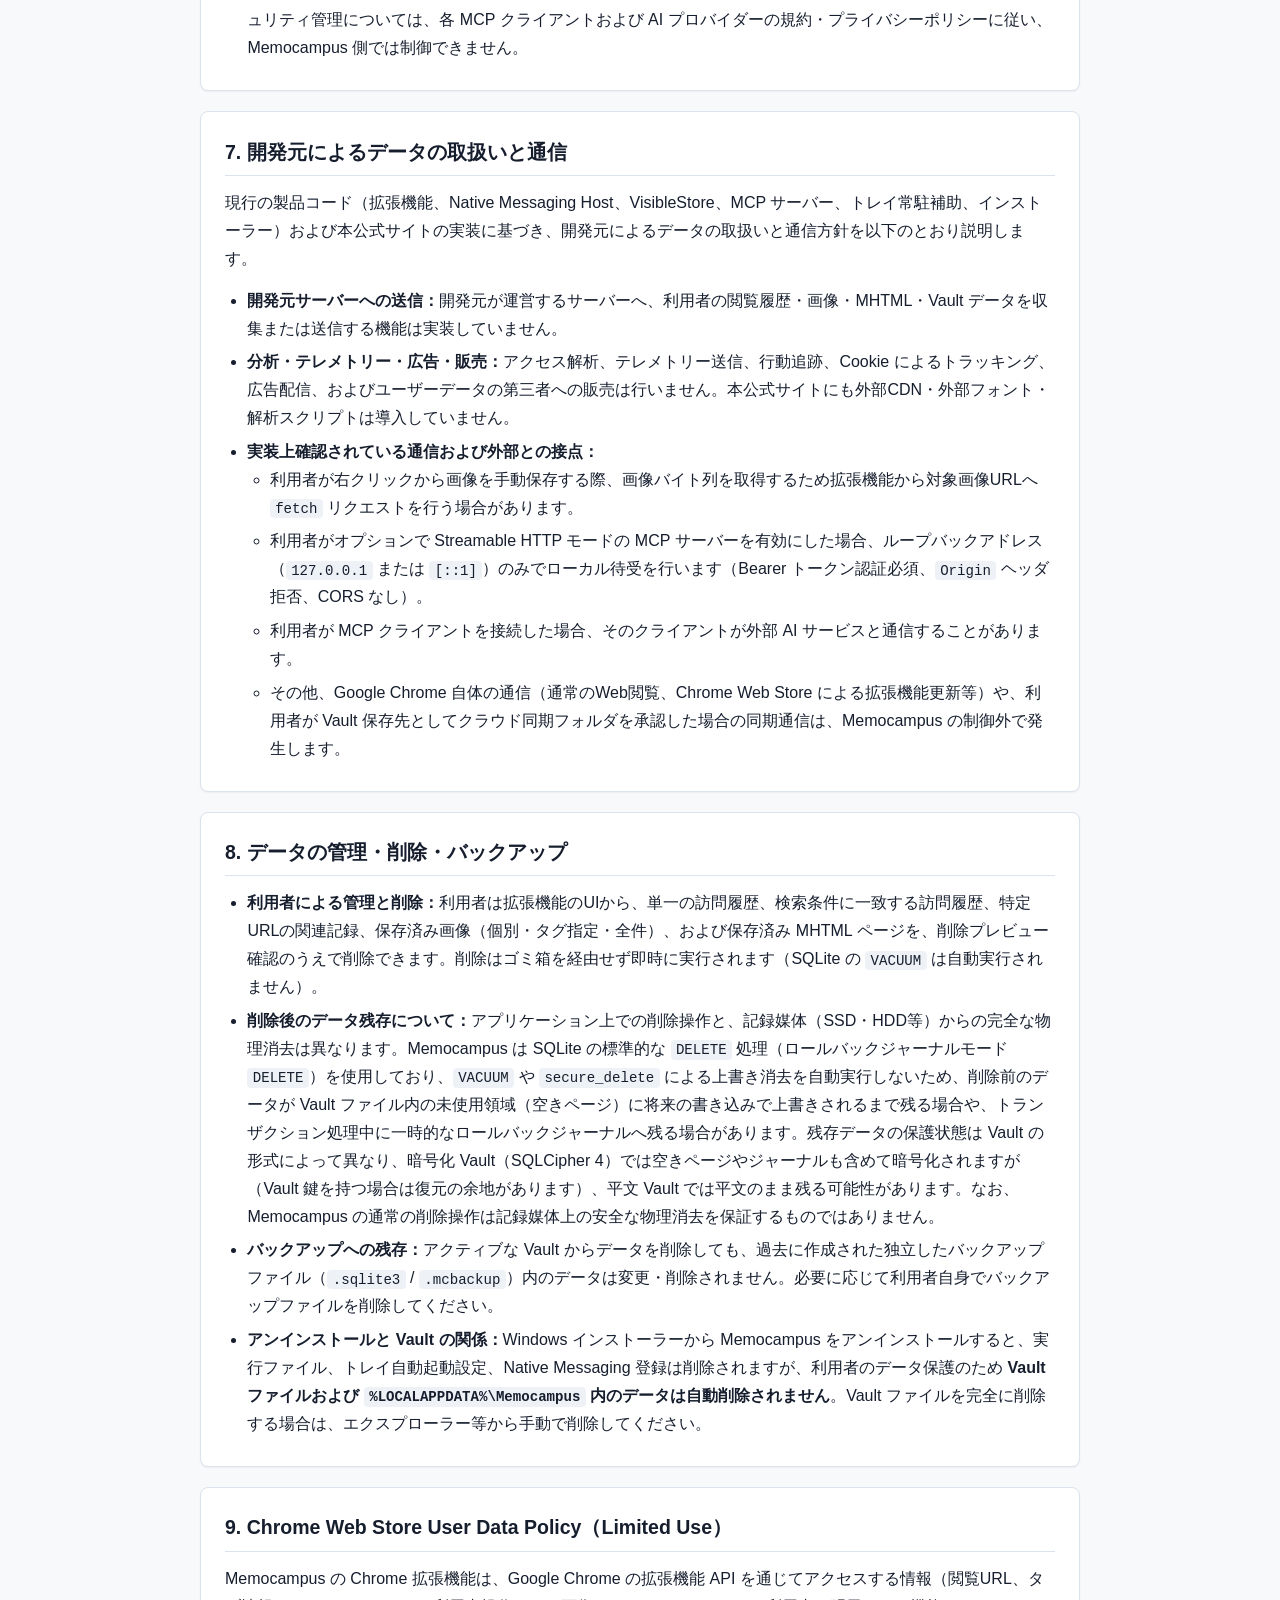
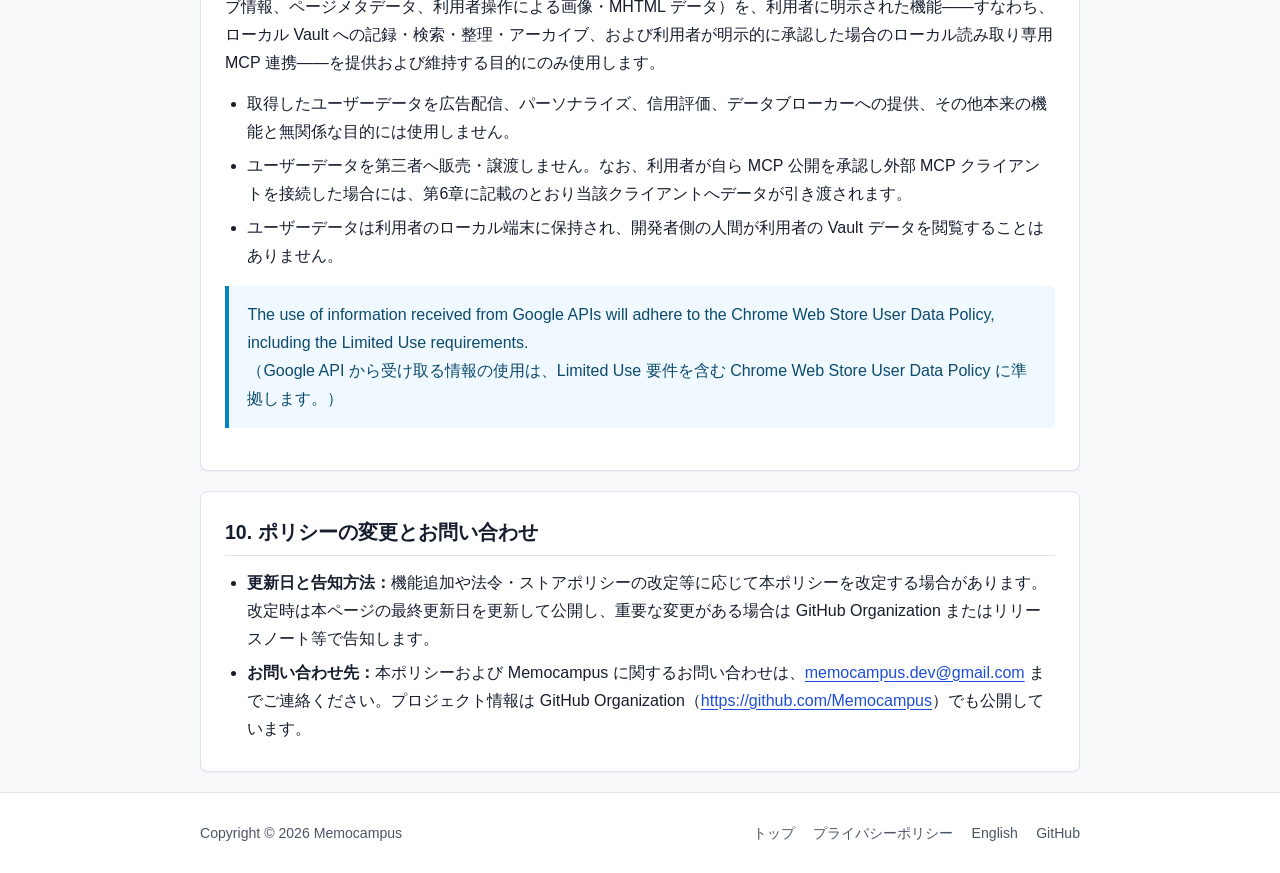
<file: privacy/index.html>
<!DOCTYPE html>
<html lang="ja">
<head>
  <meta charset="utf-8">
  <meta name="viewport" content="width=device-width, initial-scale=1">
  <title>プライバシーポリシー — Memocampus</title>
  <meta name="description" content="Memocampus（Chrome拡張機能およびWindows向けローカルコンポーネント）のプライバシーポリシーです。取り扱うデータ、ローカルVault暗号化、Privacy Gate、MCP連携、Chrome Web Store Limited Use方針について説明します。">
  <link rel="canonical" href="https://memocampus.github.io/privacy/">
  <link rel="alternate" hreflang="ja" href="https://memocampus.github.io/privacy/">
  <link rel="alternate" hreflang="en" href="https://memocampus.github.io/en/privacy/">
  <link rel="stylesheet" href="../assets/style.css">
</head>
<body>
  <a class="skip-link" href="#main">本文へスキップ</a>

  <header class="site-header">
    <div class="container header-inner">
      <a class="brand" href="../">
        <span>Memocampus</span>
        <span class="brand-version">v0.8.0 準備中</span>
      </a>
      <nav class="site-nav" aria-label="メインナビゲーション">
        <a href="../">トップ</a>
        <a href="./" aria-current="page">プライバシーポリシー</a>
        <a href="https://github.com/Memocampus">GitHub</a>
        <a class="lang-switch" href="../en/privacy/" hreflang="en" lang="en">English</a>
      </nav>
    </div>
  </header>

  <main id="main" class="container">
    <header class="doc-header">
      <h1>Memocampus プライバシーポリシー</h1>
      <p class="doc-meta">
        対象製品：Memocampus（予定バージョン v0.8.0 ／ Chrome拡張機能 ID：<code>cdklofjfcjagkaclekmicliailmlnfla</code>）<br>
        最終更新日：2026年11月25日（Chrome Web Store 申請準備版）
      </p>
    </header>

    <nav class="toc" aria-label="目次">
      <p class="toc-title">目次</p>
      <ol>
        <li><a href="#scope-operator">対象と運営者</a></li>
        <li><a href="#data-handled">取り扱うデータ</a></li>
        <li><a href="#recording-scope">記録開始と対象範囲</a></li>
        <li><a href="#storage-encryption">保存場所と暗号化</a></li>
        <li><a href="#privacy-gate">Privacy Gate（NeverSave と SaveButNoMcp）</a></li>
        <li><a href="#mcp-external-ai">MCP と外部 AI サービス</a></li>
        <li><a href="#developer-handling">開発元によるデータの取扱いと通信</a></li>
        <li><a href="#management-deletion">データの管理・削除・バックアップ</a></li>
        <li><a href="#cws-limited-use">Chrome Web Store User Data Policy（Limited Use）</a></li>
        <li><a href="#updates-contact">ポリシーの変更とお問い合わせ</a></li>
      </ol>
    </nav>

    <article class="policy-article">
      <section id="scope-operator">
        <h2>1. 対象と運営者</h2>
        <p>
          本プライバシーポリシー（以下「本ポリシー」）は、<strong>Memocampus</strong>（GitHub Organization：<a href="https://github.com/Memocampus">https://github.com/Memocampus</a>）が提供するソフトウェア「Memocampus」におけるユーザーデータの取扱いを定めるものです。
        </p>
        <p>
          本ポリシーは、以下のコンポーネントに適用されます。
        </p>
        <ul>
          <li>Memocampus Google Chrome 拡張機能（拡張機能 ID：<code>cdklofjfcjagkaclekmicliailmlnfla</code>）</li>
          <li>Windows 向けローカルコンポーネント（Native Messaging Host、トレイ常駐補助、読み取り専用 MCP サーバー <code>memocampus-mcp</code>）</li>
          <li>本公式サイト（<code>https://memocampus.github.io/</code>）</li>
        </ul>
        <p>
          Memocampus v0.8.0 は現在 Chrome Web Store への審査申請準備中です。最終更新日は本ページ上部に記載のとおりです。
        </p>
      </section>

      <section id="data-handled">
        <h2>2. 取り扱うデータ</h2>
        <p>
          Memocampus が取り扱うデータは、すべて利用者自身の端末（ローカルVaultおよびローカル設定領域）に保存されます。自動記録されるデータと、利用者の明示的な操作により保存・入力されるデータは以下のとおり区別されます。
        </p>

        <div class="table-wrap">
          <table>
            <thead>
              <tr>
                <th>区分</th>
                <th>取り扱うデータ項目</th>
                <th>取得・保存の契機と補足</th>
              </tr>
            </thead>
            <tbody>
              <tr>
                <td>自動記録（訪問履歴）</td>
                <td>閲覧URL、ページタイトル、閲覧日時（UTC）、ナビゲーション遷移情報（遷移種別・リダイレクトや新規タブ等のフラグ・遷移元訪問への参照）</td>
                <td>利用者が記録開始を実行した後、通常ウィンドウのメインフレームで <code>http://</code> または <code>https://</code> ページの読み込みが完了した際に記録されます。</td>
              </tr>
              <tr>
                <td>自動記録（ページメタデータ）</td>
                <td><code>document.title</code>、<code>meta[name="description"]</code>、OGP属性（<code>og:title</code>、<code>og:description</code>、<code>og:site_name</code>、<code>og:image</code> のURL）、ファビコンURL、取得日時</td>
                <td>Privacy Gate で記録が許可されたURLに限り、ページ属性のみを読み取ります。自動記録ではページ本文テキストは収集しません。</td>
              </tr>
              <tr>
                <td>ユーザー操作による保存（タブスナップショット）</td>
                <td>開いている通常タブのURL、タイトル、ウィンドウID・タブ順、ピン留め状態、記録日時</td>
                <td>利用者がサイドパネルの「開いているタブを記録」操作を実行した際に記録されます（Privacy Gate の対象）。</td>
              </tr>
              <tr>
                <td>ユーザー操作による保存（画像）</td>
                <td>画像原本データ（PNG / JPEG / GIF / WebP / AVIF / BMP、最大32 MiB、SHA-256重複排除）、生成サムネイル（WebP / JPEG）、画像URL（<code>data:</code> URL の場合は種別接頭辞のみ）、掲載ページURL、フレームURL、保存日時、シークレットフラグ</td>
                <td>利用者が右クリックメニューから明示的に画像を保存した際に記録されます。SVG 形式は非対応です。</td>
              </tr>
              <tr>
                <td>ユーザー操作による保存（MHTMLページ）</td>
                <td>MHTML スナップショット本体（<code>multipart/related</code>、最大128 MiB、SHA-256重複排除）、ページURL、ページタイトル、取得・保存日時</td>
                <td>利用者が右クリックメニューから明示的にページを保存した際に <code>chrome.pageCapture.saveAsMHTML</code> で記録されます。シークレットタブでは保存できません。</td>
              </tr>
              <tr>
                <td>ユーザー入力・設定データ</td>
                <td>画像タグ（ローカル専用）、検索キーワード・日付フィルタ、Privacy Gate ルールおよびインポートしたCSVルール、カスタムVault保存先パス、Recovery Spell、バックアップ用パスワード（保存されません）</td>
                <td>利用者がUI上で入力・設定した内容です。バックアップ用パスワードは暗号化処理にのみ使用し、保存しません。</td>
              </tr>
            </tbody>
          </table>
        </div>
      </section>

      <section id="recording-scope">
        <h2>3. 記録開始と対象範囲</h2>
        <ul>
          <li><strong>明示的な初回記録開始：</strong>インストール直後に自動記録が開始されることはありません。利用者がVaultを作成または選択し、初期設定から明示的に記録開始を実行するまで自動記録は行われません。また、記録開始時刻以前に開始されたナビゲーションは遡って記録されません。</li>
          <li><strong>自動記録の対象外：</strong><code>http://</code> および <code>https://</code> 以外のスキーム（<code>chrome://</code>、<code>about:</code>、<code>file://</code>、<code>chrome-extension://</code> 等）、シークレット（Incognito）ウィンドウ、サブフレーム（iframe）、プリレンダリング中のページ、および SPA の <code>pushState</code> / <code>replaceState</code> 遷移は自動訪問記録の対象外です。</li>
          <li><strong>Privacy Gate による制御：</strong>自動記録およびタブスナップショットは、キュー投入前・送信前・Native Host 保存前の各段階で Privacy Gate により判定されます。ポリシーが未初期化・破損・読込不能な場合はフェイルクローズ動作となり、新規の自動記録を停止してツールバーに警告を表示します。</li>
          <li><strong>保存に失敗する場合：</strong>Native Messaging Host へ接続できない場合、非対応のURLやファイル形式、サイズ上限超過、シークレットタブでの制限、ディスク容量・アクセス権エラー、ポリシー読込エラー等により、記録または保存が失敗する場合があります。</li>
        </ul>
      </section>

      <section id="storage-encryption">
        <h2>4. 保存場所と暗号化</h2>
        <ul>
          <li><strong>ローカルVault：</strong>データは利用者のPC上の単一 SQLite ファイル（ローカルVault）に保存されます。<code>%LOCALAPPDATA%\Memocampus\memocampus.sqlite3</code> は初期設定時の既定候補パスであり、インストールや起動によって利用者の同意なく自動作成されることはありません。Vault は利用者が明示的に作成または既存ファイルを選択したときにのみ利用可能となり、設定済みの Vault ファイルが見つからない場合でも自動的に再作成は行いません。</li>
          <li><strong>保存先の選択と制限：</strong>利用者はローカルフォルダを保存先に選択できます。ネットワークパス（UNC）・ネットワークドライブ・光学ドライブ・RAMディスク・実行ファイル配置フォルダは選択できません。OneDrive・Dropbox・Google Drive 等のクラウド同期フォルダ、リムーバブルドライブ、NTFS / ReFS 以外のファイルシステムは警告のうえ利用者の明示的な承認が必要です。</li>
          <li><strong>SQLCipher 4 による暗号化：</strong>新規作成される暗号化Vault（既定）は SQLCipher 4 によりデータベース全体（閲覧履歴・メタデータ・画像・サムネイル・タグ・MHTMLページ）を暗号化します。一時作業領域もメモリ上（<code>PRAGMA temp_store = MEMORY</code>）で処理されます。</li>
          <li><strong>Windows DPAPI と Recovery Spell：</strong>暗号化Vaultの鍵は、OS の暗号論的乱数から生成される43文字の「Recovery Spell（ふっかつのじゅもん）」とVault固有のソルトから HKDF-SHA256 により導出されます。Recovery Spell は作成時に一度だけ表示され、確認入力が完了するまで保存されません。日常利用では Windows DPAPI（ユーザー保護）で暗号化した鍵キャッシュ（<code>%LOCALAPPDATA%\Memocampus\keys\</code> 配下）を用いることで、毎回入力せずにVaultを開けます。</li>
          <li><strong>暗号化の対象外と限界：</strong>平文モード（plain）を選択したVault、設定・ポリシーファイル（<code>config.json</code>、<code>policy.json</code>、<code>domain-approvals.json</code>）、URLやタイトルを含まない起動ログ、および Native Host へ送信待機中の一時キュー（<code>chrome.storage.local</code>）は SQLCipher の暗号化対象外です。<strong>暗号化は保存ファイルへの不正閲覧リスクを低減するものであり、同一 Windows ユーザー権限で動作するマルウェア、ロック解除された端末への直接アクセス、Recovery Spell の漏えい等、すべての脅威を防ぐものではありません。</strong></li>
          <li><strong>バックアップと復元：</strong>通常バックアップ（暗号化Vaultの場合は Recovery Spell 検証を要する <code>.mcbackup</code>）およびパスワード保護バックアップ（Argon2id + XChaCha20-Poly1305）を作成できます。復元時は既存Vaultを上書きせず常に新しいVaultファイルを作成し、復元直後のMCP公開状態は未承認（<code>pending</code>）となります。</li>
        </ul>
      </section>

      <section id="privacy-gate">
        <h2>5. Privacy Gate（NeverSave と SaveButNoMcp）</h2>
        <p>
          Memocampus では、URL 単位でデータの記録と MCP 公開範囲を制御するため、役割の異なる2つの区分を提供しています。
        </p>
        <h3>NeverSave（Blind Zone）</h3>
        <ul>
          <li>認証画面、トークンやパスワード等の機密パラメータを含むURL、日本の行政ポータル（<code>*.myna.go.jp</code>、<code>*.nta.go.jp</code>）、Webメール、主要AIチャットサービス等の既定ルールおよび利用者が追加したカスタムルールが対象です。</li>
          <li>一致するURLの<strong>自動訪問記録およびタブスナップショット記録を抑止</strong>し、送信待機キュー内に一致する未送信データがある場合は破棄します。</li>
          <li>MCP からの参照時にも現行ルールで再判定されるため、一致する既存データは MCP に表示されません。</li>
          <li><strong>重要な注意点：</strong>NeverSave ルールの追加・変更は<strong>すでに Vault に保存済みの記録を自動削除しません</strong>。また、利用者が右クリックメニューから意図的に行う<strong>画像の手動保存や MHTML ページの手動保存を全面的に禁止するものではありません</strong>。</li>
        </ul>

        <h3>SaveButNoMcp（Private Zone）</h3>
        <ul>
          <li>一致するURLの閲覧記録は<strong>ローカル Vault には通常どおり保存</strong>されます。</li>
          <li>一方で、MCP サーバー（<code>VisibleStore</code>）が応答を生成する際は完全に除外され、検索結果・日別一覧・ドメイン集計・画像参照のいずれにも含まれません。</li>
        </ul>
      </section>

      <section id="mcp-external-ai">
        <h2>6. MCP と外部 AI サービス</h2>
        <p>
          ローカル Vault へのデータ保存と、MCP（Model Context Protocol）経由で外部 AI サービスへ情報が渡る挙動は明確に異なります。
        </p>
        <ul>
          <li><strong>MCP への Vault 公開承認（オプトイン）：</strong>MCP の公開承認状態はアクティブな単一 Vault のファイル実体ごとに管理され、MCP クライアント側の接続設定とは独立しています。新規作成・未承認 Vault の選択・別 Vault への切替（以前に承認していた Vault へ戻す場合を含む）・バックアップからの復元・形式変換（平文／暗号化変換や Recovery Spell 再発行）・コピーや差し替えファイルの選択では、公開状態は常に <code>pending</code>（非公開）となり、利用者が Native Host を通じて明示的に公開承認しない限り MCP サーバーはデータを提供しません。現在アクティブな承認済み Vault と同一ファイルをそのまま開き直した場合に限り承認状態が維持されます。公開承認はいつでも取り消すことができ、取り消し後は直ちに非公開となり、開き直しても非公開のまま維持されます。</li>
          <li><strong>読み取り専用の提供機能：</strong><code>memocampus-mcp</code> は厳格な読み取り専用であり、Vault への書き込みや設定変更は行いません。提供するツールは、公開訪問履歴の検索、日別訪問一覧、ドメイン別統計、公開設定済み画像のメタデータ検索、公開設定済み画像のサムネイル取得（最大 256 KiB）の5種類のみです。</li>
          <li><strong>非公開データの保護：</strong><code>NeverSave</code> および <code>SaveButNoMcp</code> に一致する記録、公開設定されていない画像、シークレットウィンドウから保存された画像（MCP 公開不可）、画像原本データ、画像タグ、タブスナップショット、ナビゲーション遷移情報、および保存済み MHTML ページは MCP に提供されません。</li>
          <li><strong>MCP クライアントおよび外部 AI プロバイダーへの転送可能性：</strong>利用者が MCP 公開を承認し、外部の MCP クライアント（デスクトップ AI アプリ等）を接続してクエリを実行した場合、MCP ツールが返した閲覧URL・タイトル・メタデータ・画像サムネイル等の情報は当該 MCP クライアントへ渡され、<strong>そのクライアントを通じて外部の AI モデル提供者やクラウドサービスへ送信・処理される可能性があります</strong>。</li>
          <li><strong>Memocampus 側で制御できる範囲：</strong>Memocampus が制御できるのは、ローカルの MCP サーバーからどのデータを返すかまでです。MCP クライアントが受け取った後のデータの送信先、保存期間、学習利用の有無、セキュリティ管理については、各 MCP クライアントおよび AI プロバイダーの規約・プライバシーポリシーに従い、Memocampus 側では制御できません。</li>
        </ul>
      </section>

      <section id="developer-handling">
        <h2>7. 開発元によるデータの取扱いと通信</h2>
        <p>
          現行の製品コード（拡張機能、Native Messaging Host、VisibleStore、MCP サーバー、トレイ常駐補助、インストーラー）および本公式サイトの実装に基づき、開発元によるデータの取扱いと通信方針を以下のとおり説明します。
        </p>
        <ul>
          <li><strong>開発元サーバーへの送信：</strong>開発元が運営するサーバーへ、利用者の閲覧履歴・画像・MHTML・Vault データを収集または送信する機能は実装していません。</li>
          <li><strong>分析・テレメトリー・広告・販売：</strong>アクセス解析、テレメトリー送信、行動追跡、Cookie によるトラッキング、広告配信、およびユーザーデータの第三者への販売は行いません。本公式サイトにも外部CDN・外部フォント・解析スクリプトは導入していません。</li>
          <li><strong>実装上確認されている通信および外部との接点：</strong>
            <ul>
              <li>利用者が右クリックから画像を手動保存する際、画像バイト列を取得するため拡張機能から対象画像URLへ <code>fetch</code> リクエストを行う場合があります。</li>
              <li>利用者がオプションで Streamable HTTP モードの MCP サーバーを有効にした場合、ループバックアドレス（<code>127.0.0.1</code> または <code>[::1]</code>）のみでローカル待受を行います（Bearer トークン認証必須、<code>Origin</code> ヘッダ拒否、CORS なし）。</li>
              <li>利用者が MCP クライアントを接続した場合、そのクライアントが外部 AI サービスと通信することがあります。</li>
              <li>その他、Google Chrome 自体の通信（通常のWeb閲覧、Chrome Web Store による拡張機能更新等）や、利用者が Vault 保存先としてクラウド同期フォルダを承認した場合の同期通信は、Memocampus の制御外で発生します。</li>
            </ul>
          </li>
        </ul>
      </section>

      <section id="management-deletion">
        <h2>8. データの管理・削除・バックアップ</h2>
        <ul>
          <li><strong>利用者による管理と削除：</strong>利用者は拡張機能のUIから、単一の訪問履歴、検索条件に一致する訪問履歴、特定URLの関連記録、保存済み画像（個別・タグ指定・全件）、および保存済み MHTML ページを、削除プレビュー確認のうえで削除できます。削除はゴミ箱を経由せず即時に実行されます（SQLite の <code>VACUUM</code> は自動実行されません）。</li>
          <li><strong>削除後のデータ残存について：</strong>アプリケーション上での削除操作と、記録媒体（SSD・HDD等）からの完全な物理消去は異なります。Memocampus は SQLite の標準的な <code>DELETE</code> 処理（ロールバックジャーナルモード <code>DELETE</code>）を使用しており、<code>VACUUM</code> や <code>secure_delete</code> による上書き消去を自動実行しないため、削除前のデータが Vault ファイル内の未使用領域（空きページ）に将来の書き込みで上書きされるまで残る場合や、トランザクション処理中に一時的なロールバックジャーナルへ残る場合があります。残存データの保護状態は Vault の形式によって異なり、暗号化 Vault（SQLCipher 4）では空きページやジャーナルも含めて暗号化されますが（Vault 鍵を持つ場合は復元の余地があります）、平文 Vault では平文のまま残る可能性があります。なお、Memocampus の通常の削除操作は記録媒体上の安全な物理消去を保証するものではありません。</li>
          <li><strong>バックアップへの残存：</strong>アクティブな Vault からデータを削除しても、過去に作成された独立したバックアップファイル（<code>.sqlite3</code> / <code>.mcbackup</code>）内のデータは変更・削除されません。必要に応じて利用者自身でバックアップファイルを削除してください。</li>
          <li><strong>アンインストールと Vault の関係：</strong>Windows インストーラーから Memocampus をアンインストールすると、実行ファイル、トレイ自動起動設定、Native Messaging 登録は削除されますが、利用者のデータ保護のため <strong>Vault ファイルおよび <code>%LOCALAPPDATA%\Memocampus</code> 内のデータは自動削除されません</strong>。Vault ファイルを完全に削除する場合は、エクスプローラー等から手動で削除してください。</li>
        </ul>
      </section>

      <section id="cws-limited-use">
        <h2>9. Chrome Web Store User Data Policy（Limited Use）</h2>
        <p>
          Memocampus の Chrome 拡張機能は、Google Chrome の拡張機能 API を通じてアクセスする情報（閲覧URL、タブ情報、ページメタデータ、利用者操作による画像・MHTML データ）を、利用者に明示された機能——すなわち、ローカル Vault への記録・検索・整理・アーカイブ、および利用者が明示的に承認した場合のローカル読み取り専用 MCP 連携——を提供および維持する目的にのみ使用します。
        </p>
        <ul>
          <li>取得したユーザーデータを広告配信、パーソナライズ、信用評価、データブローカーへの提供、その他本来の機能と無関係な目的には使用しません。</li>
          <li>ユーザーデータを第三者へ販売・譲渡しません。なお、利用者が自ら MCP 公開を承認し外部 MCP クライアントを接続した場合には、第6章に記載のとおり当該クライアントへデータが引き渡されます。</li>
          <li>ユーザーデータは利用者のローカル端末に保持され、開発者側の人間が利用者の Vault データを閲覧することはありません。</li>
        </ul>
        <div class="callout">
          <p>
            The use of information received from Google APIs will adhere to the Chrome Web Store User Data Policy, including the Limited Use requirements.<br>
            （Google API から受け取る情報の使用は、Limited Use 要件を含む Chrome Web Store User Data Policy に準拠します。）
          </p>
        </div>
      </section>

      <section id="updates-contact">
        <h2>10. ポリシーの変更とお問い合わせ</h2>
        <ul>
          <li><strong>更新日と告知方法：</strong>機能追加や法令・ストアポリシーの改定等に応じて本ポリシーを改定する場合があります。改定時は本ページの最終更新日を更新して公開し、重要な変更がある場合は GitHub Organization またはリリースノート等で告知します。</li>
          <li><strong>お問い合わせ先：</strong>本ポリシーおよび Memocampus に関するお問い合わせは、<a href="mailto:memocampus.dev@gmail.com">memocampus.dev@gmail.com</a> までご連絡ください。プロジェクト情報は GitHub Organization（<a href="https://github.com/Memocampus">https://github.com/Memocampus</a>）でも公開しています。</li>
        </ul>
      </section>
    </article>
  </main>

  <footer class="site-footer">
    <div class="container footer-inner">
      <div>Copyright &copy; 2026 Memocampus</div>
      <div class="footer-links">
        <a href="../">トップ</a>
        <a href="./">プライバシーポリシー</a>
        <a href="../en/privacy/" hreflang="en" lang="en">English</a>
        <a href="https://github.com/Memocampus">GitHub</a>
      </div>
    </div>
  </footer>
</body>
</html>
</file>
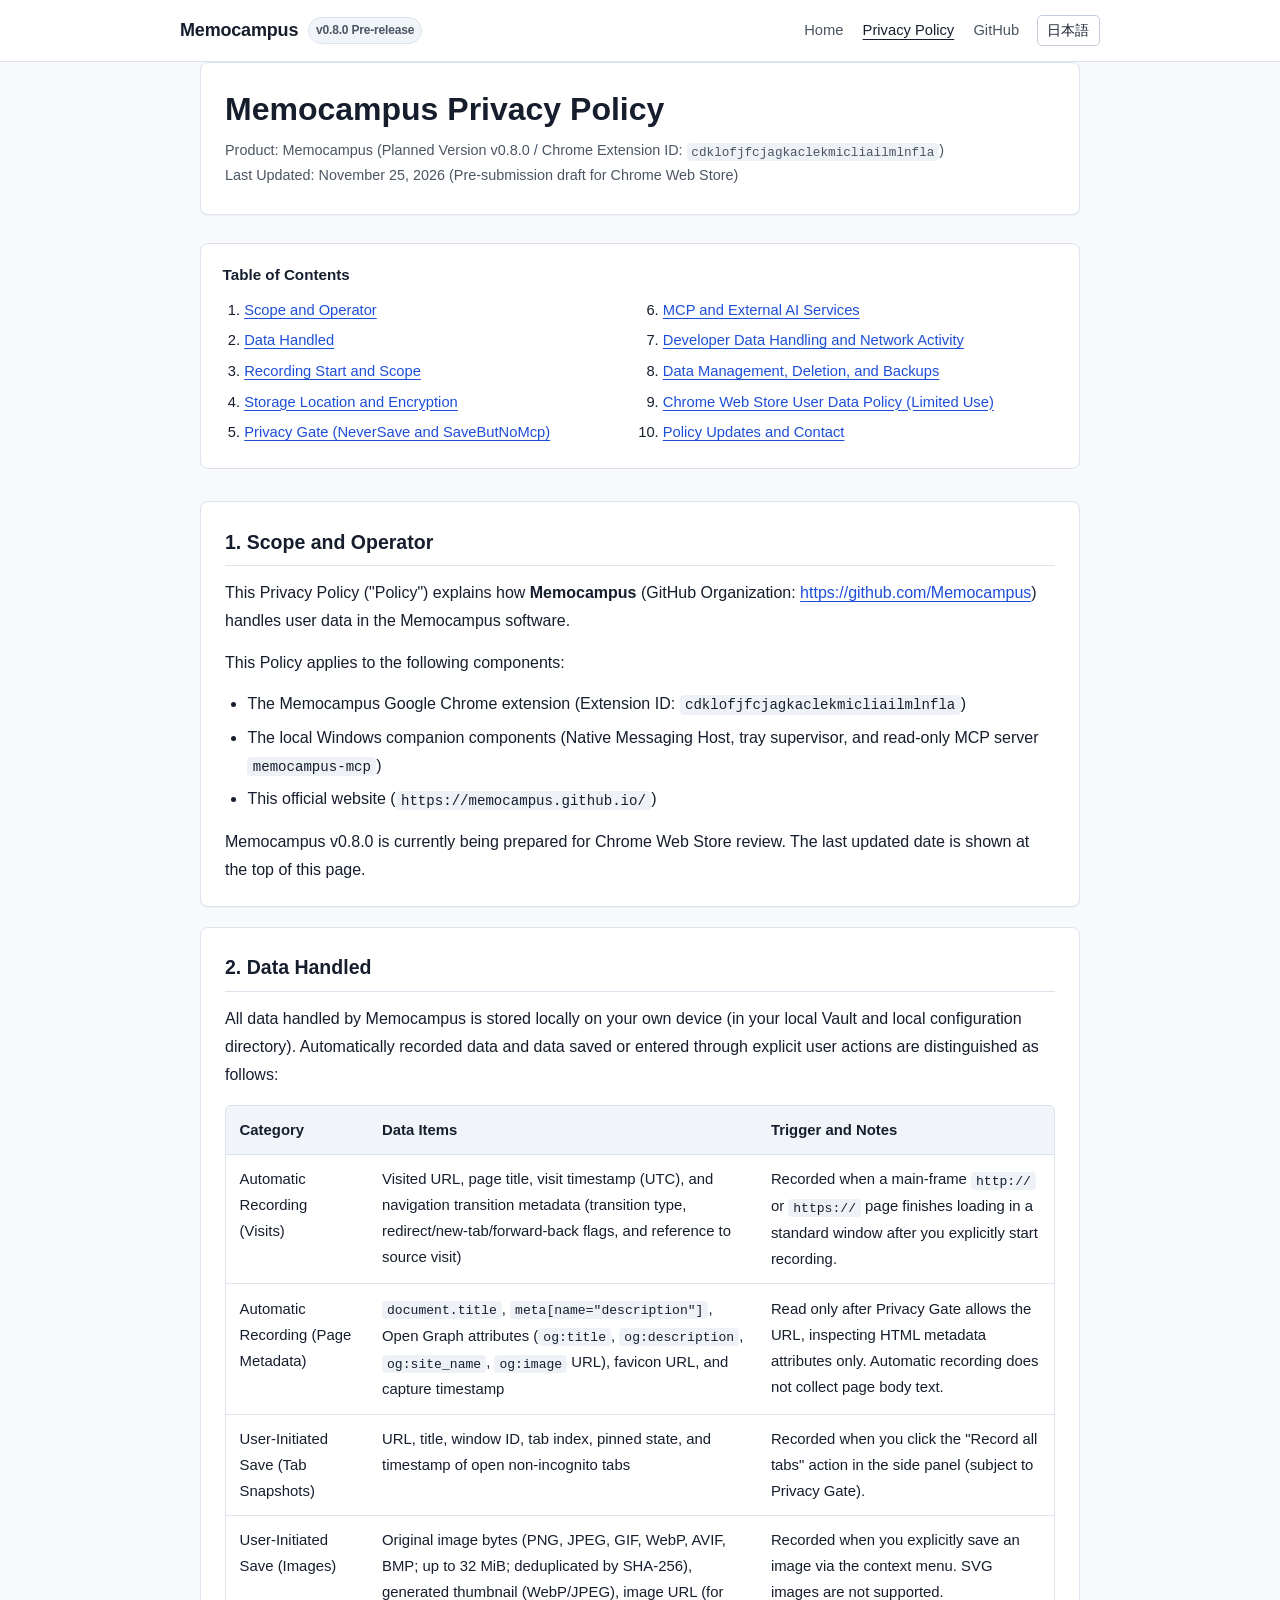
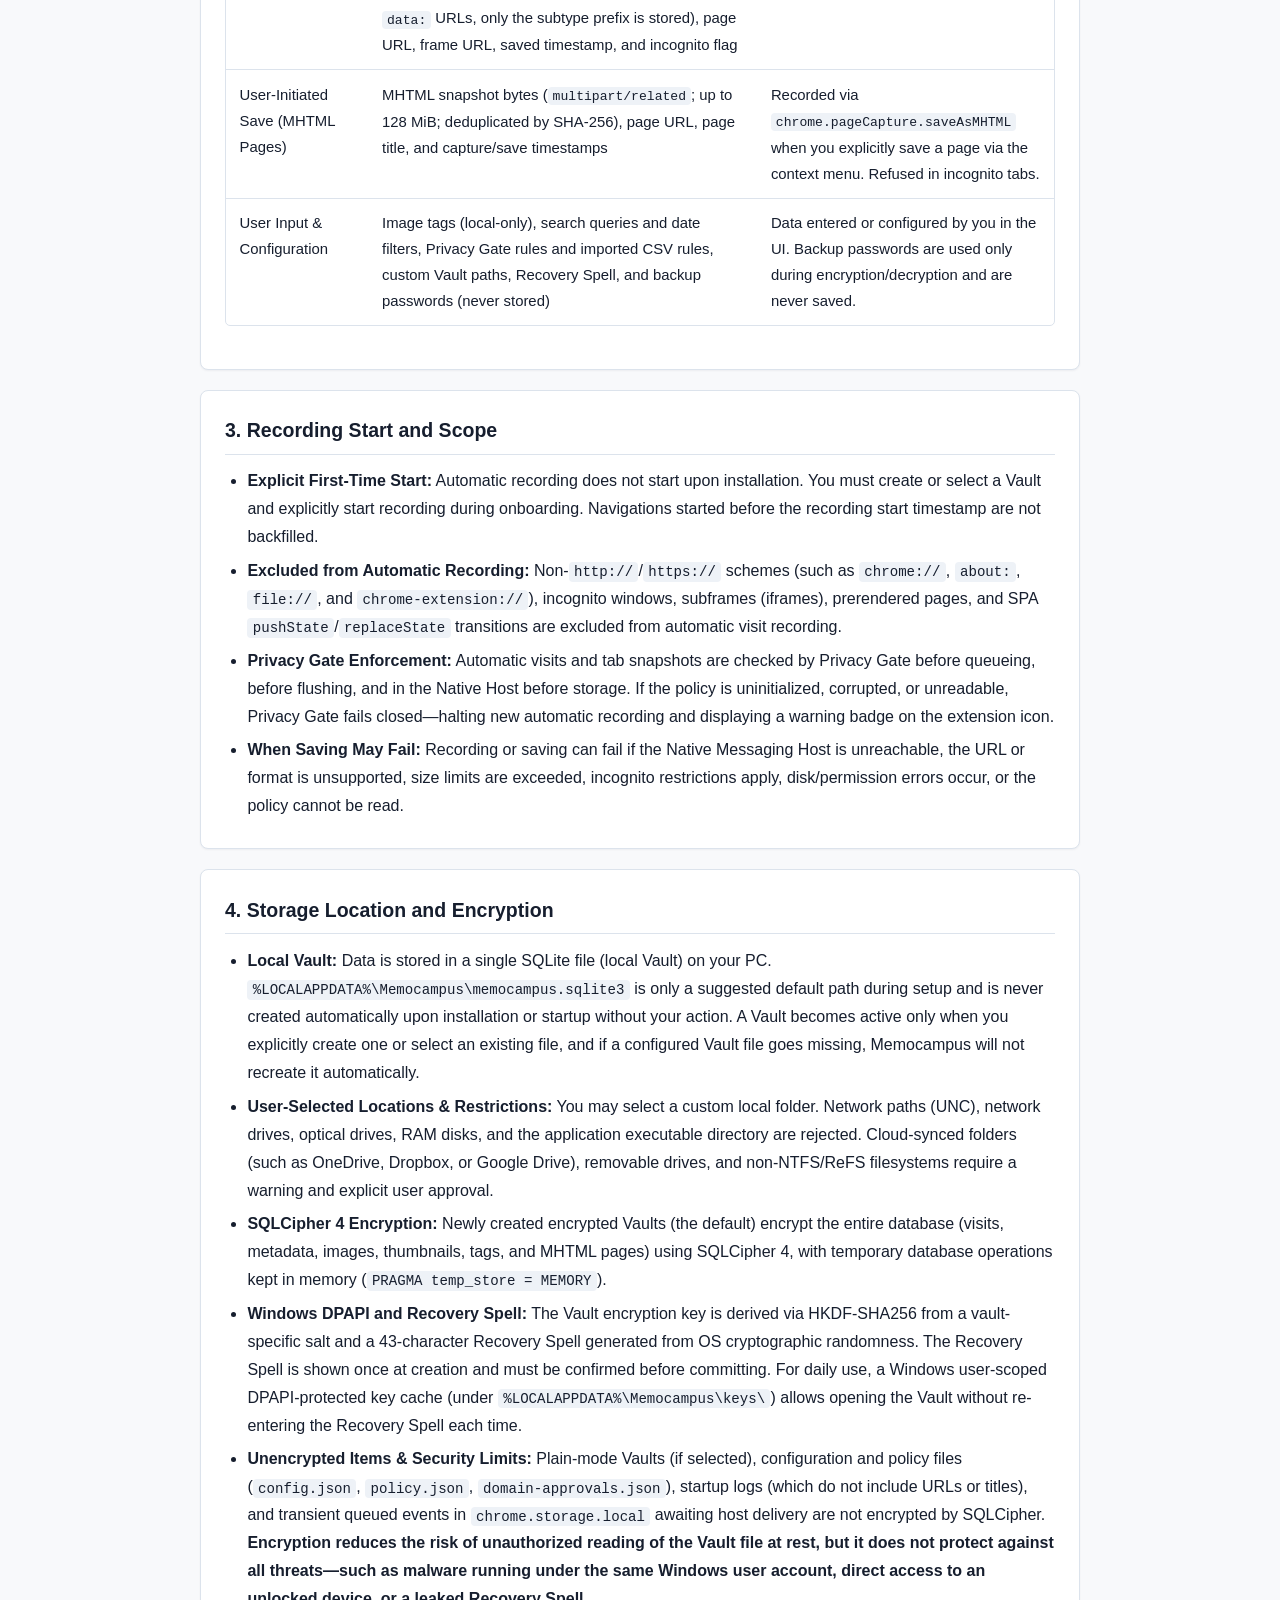
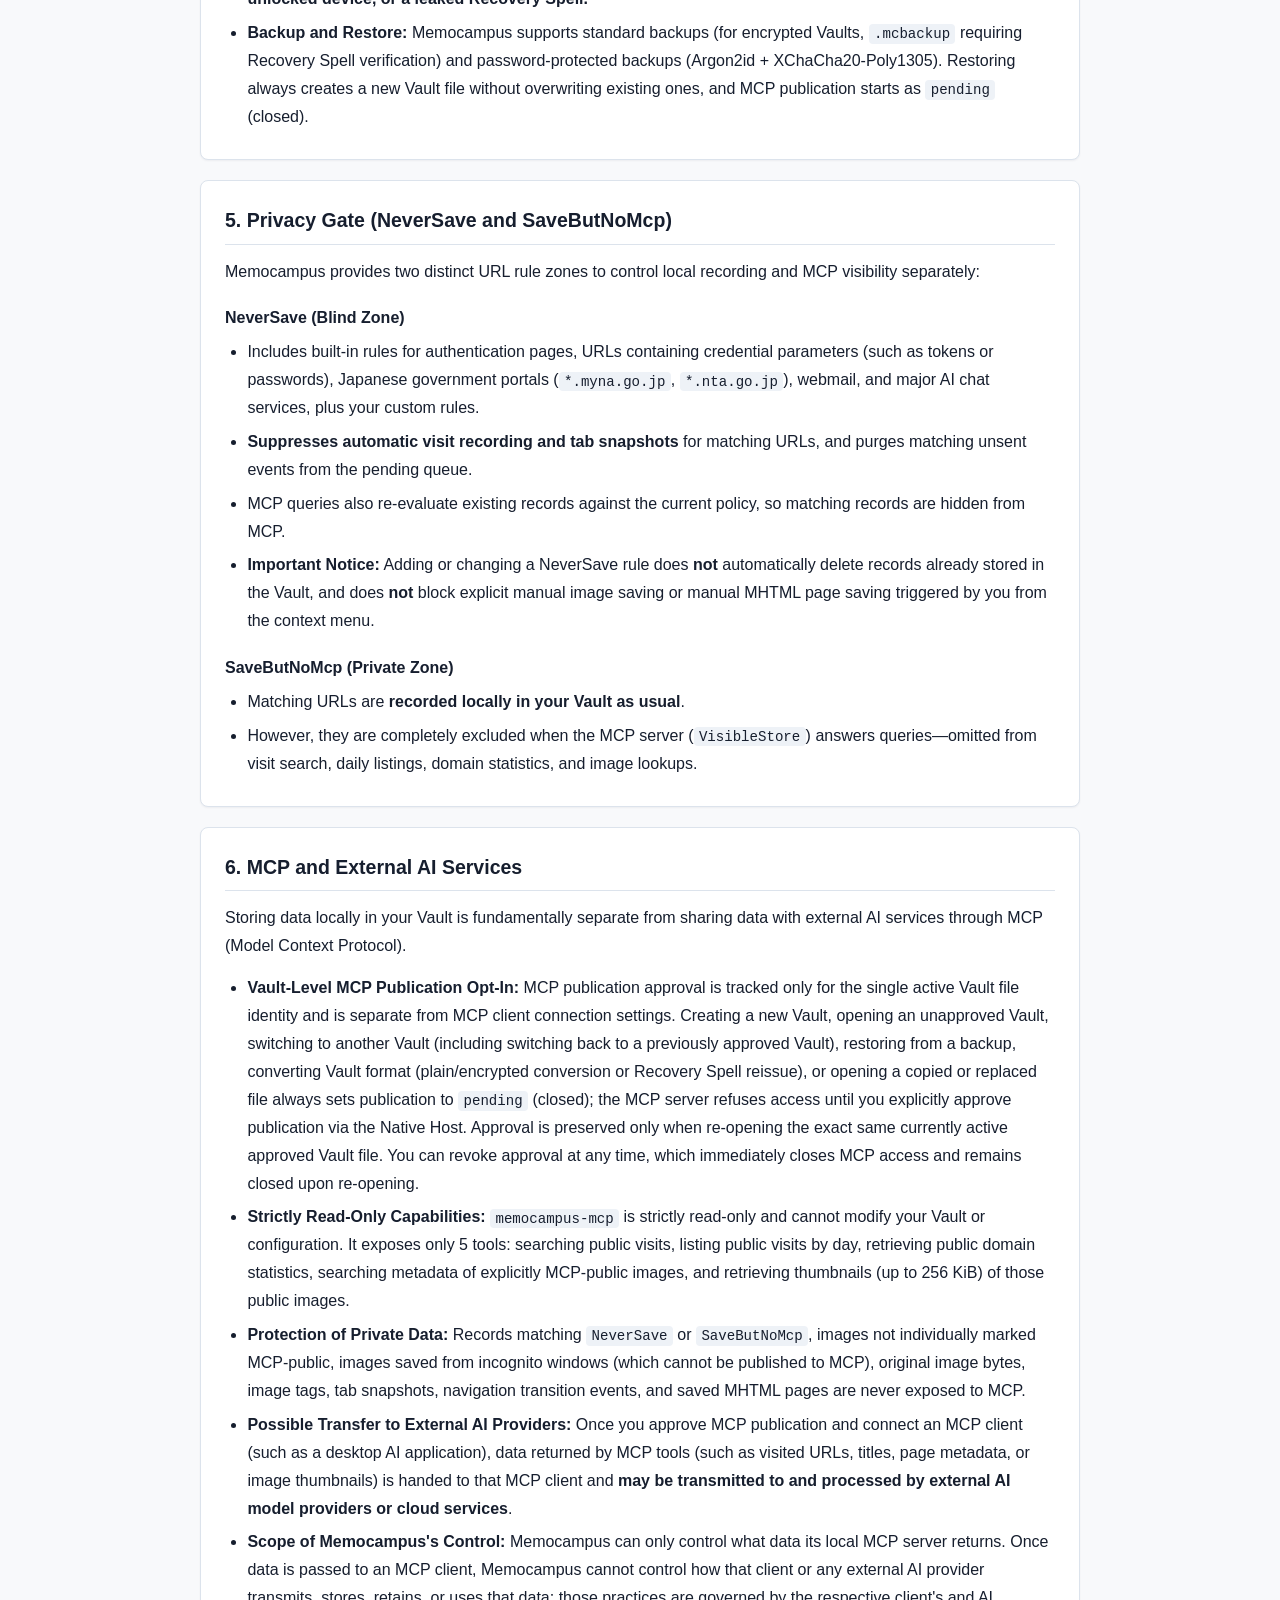
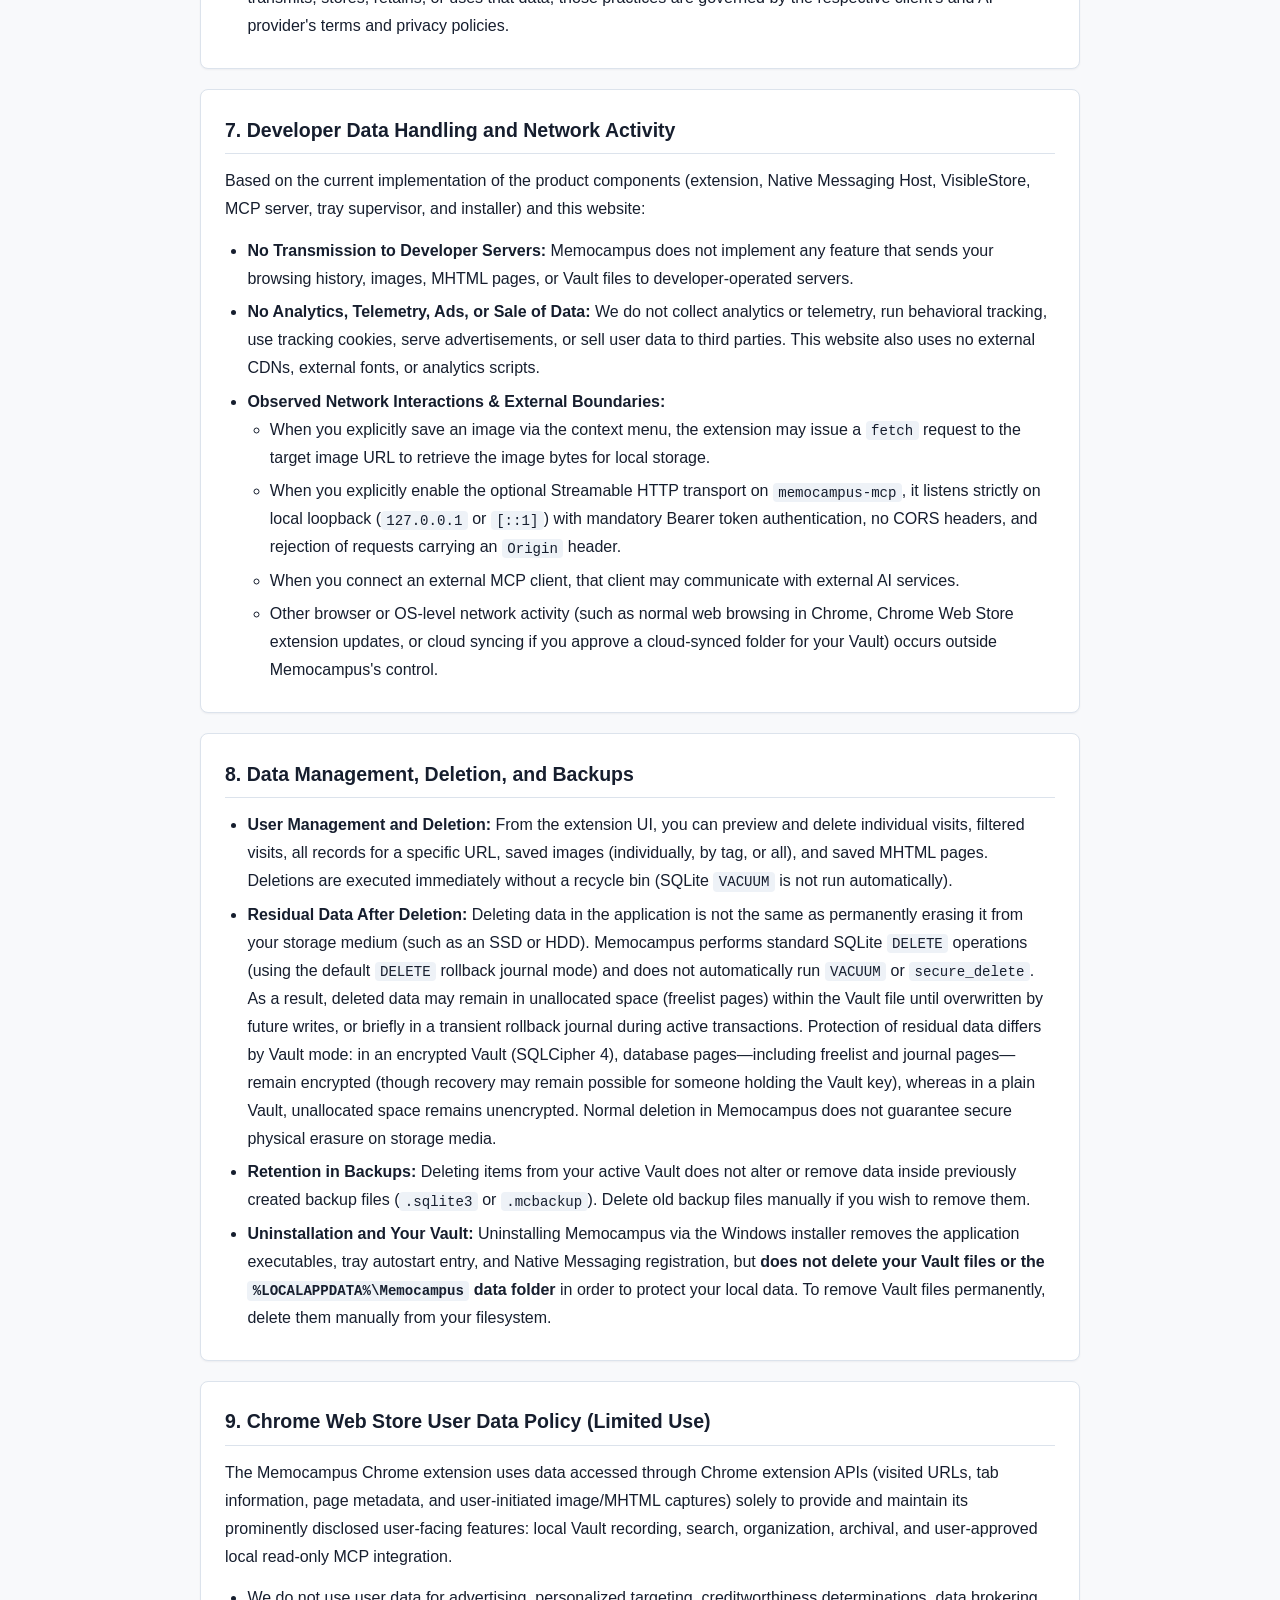
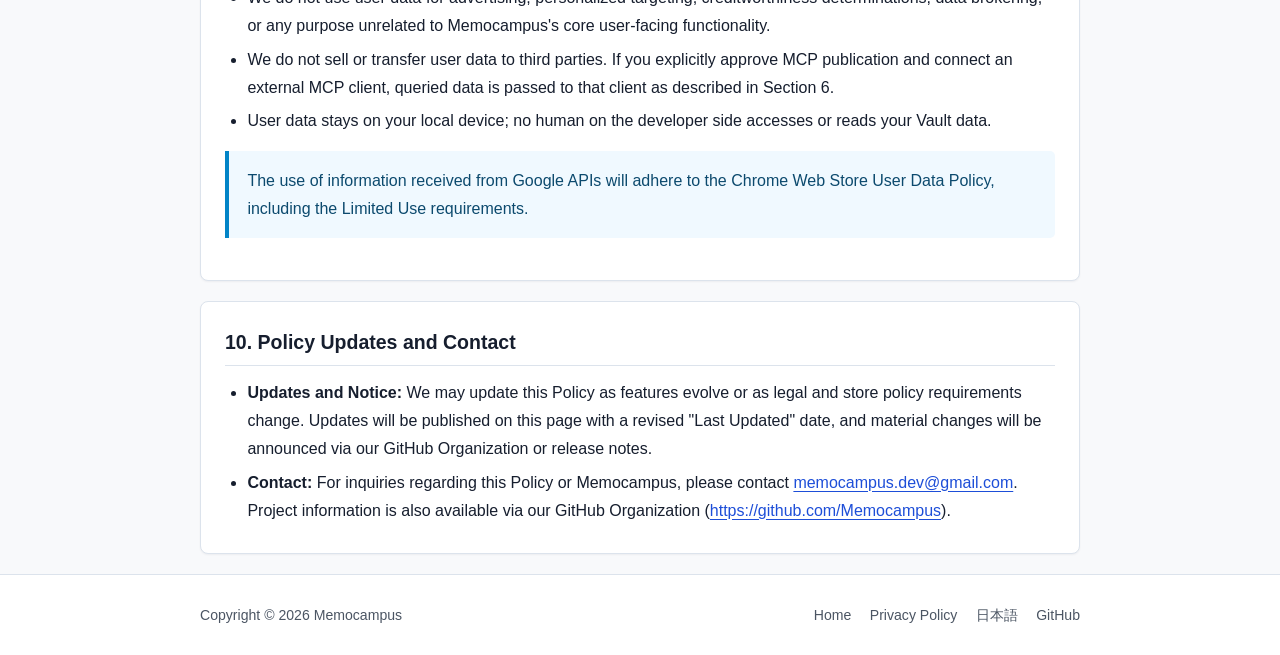
<file: en/privacy/index.html>
<!DOCTYPE html>
<html lang="en">
<head>
  <meta charset="utf-8">
  <meta name="viewport" content="width=device-width, initial-scale=1">
  <title>Privacy Policy — Memocampus</title>
  <meta name="description" content="Privacy Policy for Memocampus (Chrome extension and local Windows companion components), covering data handled, local Vault encryption, Privacy Gate, MCP integration, and Chrome Web Store Limited Use.">
  <link rel="canonical" href="https://memocampus.github.io/en/privacy/">
  <link rel="alternate" hreflang="ja" href="https://memocampus.github.io/privacy/">
  <link rel="alternate" hreflang="en" href="https://memocampus.github.io/en/privacy/">
  <link rel="stylesheet" href="../../assets/style.css">
</head>
<body>
  <a class="skip-link" href="#main">Skip to main content</a>

  <header class="site-header">
    <div class="container header-inner">
      <a class="brand" href="../">
        <span>Memocampus</span>
        <span class="brand-version">v0.8.0 Pre-release</span>
      </a>
      <nav class="site-nav" aria-label="Main navigation">
        <a href="../">Home</a>
        <a href="./" aria-current="page">Privacy Policy</a>
        <a href="https://github.com/Memocampus">GitHub</a>
        <a class="lang-switch" href="../../privacy/" hreflang="ja" lang="ja">日本語</a>
      </nav>
    </div>
  </header>

  <main id="main" class="container">
    <header class="doc-header">
      <h1>Memocampus Privacy Policy</h1>
      <p class="doc-meta">
        Product: Memocampus (Planned Version v0.8.0 / Chrome Extension ID: <code>cdklofjfcjagkaclekmicliailmlnfla</code>)<br>
        Last Updated: November 25, 2026 (Pre-submission draft for Chrome Web Store)
      </p>
    </header>

    <nav class="toc" aria-label="Table of contents">
      <p class="toc-title">Table of Contents</p>
      <ol>
        <li><a href="#scope-operator">Scope and Operator</a></li>
        <li><a href="#data-handled">Data Handled</a></li>
        <li><a href="#recording-scope">Recording Start and Scope</a></li>
        <li><a href="#storage-encryption">Storage Location and Encryption</a></li>
        <li><a href="#privacy-gate">Privacy Gate (NeverSave and SaveButNoMcp)</a></li>
        <li><a href="#mcp-external-ai">MCP and External AI Services</a></li>
        <li><a href="#developer-handling">Developer Data Handling and Network Activity</a></li>
        <li><a href="#management-deletion">Data Management, Deletion, and Backups</a></li>
        <li><a href="#cws-limited-use">Chrome Web Store User Data Policy (Limited Use)</a></li>
        <li><a href="#updates-contact">Policy Updates and Contact</a></li>
      </ol>
    </nav>

    <article class="policy-article">
      <section id="scope-operator">
        <h2>1. Scope and Operator</h2>
        <p>
          This Privacy Policy ("Policy") explains how <strong>Memocampus</strong> (GitHub Organization: <a href="https://github.com/Memocampus">https://github.com/Memocampus</a>) handles user data in the Memocampus software.
        </p>
        <p>
          This Policy applies to the following components:
        </p>
        <ul>
          <li>The Memocampus Google Chrome extension (Extension ID: <code>cdklofjfcjagkaclekmicliailmlnfla</code>)</li>
          <li>The local Windows companion components (Native Messaging Host, tray supervisor, and read-only MCP server <code>memocampus-mcp</code>)</li>
          <li>This official website (<code>https://memocampus.github.io/</code>)</li>
        </ul>
        <p>
          Memocampus v0.8.0 is currently being prepared for Chrome Web Store review. The last updated date is shown at the top of this page.
        </p>
      </section>

      <section id="data-handled">
        <h2>2. Data Handled</h2>
        <p>
          All data handled by Memocampus is stored locally on your own device (in your local Vault and local configuration directory). Automatically recorded data and data saved or entered through explicit user actions are distinguished as follows:
        </p>

        <div class="table-wrap">
          <table>
            <thead>
              <tr>
                <th>Category</th>
                <th>Data Items</th>
                <th>Trigger and Notes</th>
              </tr>
            </thead>
            <tbody>
              <tr>
                <td>Automatic Recording (Visits)</td>
                <td>Visited URL, page title, visit timestamp (UTC), and navigation transition metadata (transition type, redirect/new-tab/forward-back flags, and reference to source visit)</td>
                <td>Recorded when a main-frame <code>http://</code> or <code>https://</code> page finishes loading in a standard window after you explicitly start recording.</td>
              </tr>
              <tr>
                <td>Automatic Recording (Page Metadata)</td>
                <td><code>document.title</code>, <code>meta[name="description"]</code>, Open Graph attributes (<code>og:title</code>, <code>og:description</code>, <code>og:site_name</code>, <code>og:image</code> URL), favicon URL, and capture timestamp</td>
                <td>Read only after Privacy Gate allows the URL, inspecting HTML metadata attributes only. Automatic recording does not collect page body text.</td>
              </tr>
              <tr>
                <td>User-Initiated Save (Tab Snapshots)</td>
                <td>URL, title, window ID, tab index, pinned state, and timestamp of open non-incognito tabs</td>
                <td>Recorded when you click the "Record all tabs" action in the side panel (subject to Privacy Gate).</td>
              </tr>
              <tr>
                <td>User-Initiated Save (Images)</td>
                <td>Original image bytes (PNG, JPEG, GIF, WebP, AVIF, BMP; up to 32 MiB; deduplicated by SHA-256), generated thumbnail (WebP/JPEG), image URL (for <code>data:</code> URLs, only the subtype prefix is stored), page URL, frame URL, saved timestamp, and incognito flag</td>
                <td>Recorded when you explicitly save an image via the context menu. SVG images are not supported.</td>
              </tr>
              <tr>
                <td>User-Initiated Save (MHTML Pages)</td>
                <td>MHTML snapshot bytes (<code>multipart/related</code>; up to 128 MiB; deduplicated by SHA-256), page URL, page title, and capture/save timestamps</td>
                <td>Recorded via <code>chrome.pageCapture.saveAsMHTML</code> when you explicitly save a page via the context menu. Refused in incognito tabs.</td>
              </tr>
              <tr>
                <td>User Input &amp; Configuration</td>
                <td>Image tags (local-only), search queries and date filters, Privacy Gate rules and imported CSV rules, custom Vault paths, Recovery Spell, and backup passwords (never stored)</td>
                <td>Data entered or configured by you in the UI. Backup passwords are used only during encryption/decryption and are never saved.</td>
              </tr>
            </tbody>
          </table>
        </div>
      </section>

      <section id="recording-scope">
        <h2>3. Recording Start and Scope</h2>
        <ul>
          <li><strong>Explicit First-Time Start:</strong> Automatic recording does not start upon installation. You must create or select a Vault and explicitly start recording during onboarding. Navigations started before the recording start timestamp are not backfilled.</li>
          <li><strong>Excluded from Automatic Recording:</strong> Non-<code>http://</code>/<code>https://</code> schemes (such as <code>chrome://</code>, <code>about:</code>, <code>file://</code>, and <code>chrome-extension://</code>), incognito windows, subframes (iframes), prerendered pages, and SPA <code>pushState</code>/<code>replaceState</code> transitions are excluded from automatic visit recording.</li>
          <li><strong>Privacy Gate Enforcement:</strong> Automatic visits and tab snapshots are checked by Privacy Gate before queueing, before flushing, and in the Native Host before storage. If the policy is uninitialized, corrupted, or unreadable, Privacy Gate fails closed—halting new automatic recording and displaying a warning badge on the extension icon.</li>
          <li><strong>When Saving May Fail:</strong> Recording or saving can fail if the Native Messaging Host is unreachable, the URL or format is unsupported, size limits are exceeded, incognito restrictions apply, disk/permission errors occur, or the policy cannot be read.</li>
        </ul>
      </section>

      <section id="storage-encryption">
        <h2>4. Storage Location and Encryption</h2>
        <ul>
          <li><strong>Local Vault:</strong> Data is stored in a single SQLite file (local Vault) on your PC. <code>%LOCALAPPDATA%\Memocampus\memocampus.sqlite3</code> is only a suggested default path during setup and is never created automatically upon installation or startup without your action. A Vault becomes active only when you explicitly create one or select an existing file, and if a configured Vault file goes missing, Memocampus will not recreate it automatically.</li>
          <li><strong>User-Selected Locations &amp; Restrictions:</strong> You may select a custom local folder. Network paths (UNC), network drives, optical drives, RAM disks, and the application executable directory are rejected. Cloud-synced folders (such as OneDrive, Dropbox, or Google Drive), removable drives, and non-NTFS/ReFS filesystems require a warning and explicit user approval.</li>
          <li><strong>SQLCipher 4 Encryption:</strong> Newly created encrypted Vaults (the default) encrypt the entire database (visits, metadata, images, thumbnails, tags, and MHTML pages) using SQLCipher 4, with temporary database operations kept in memory (<code>PRAGMA temp_store = MEMORY</code>).</li>
          <li><strong>Windows DPAPI and Recovery Spell:</strong> The Vault encryption key is derived via HKDF-SHA256 from a vault-specific salt and a 43-character Recovery Spell generated from OS cryptographic randomness. The Recovery Spell is shown once at creation and must be confirmed before committing. For daily use, a Windows user-scoped DPAPI-protected key cache (under <code>%LOCALAPPDATA%\Memocampus\keys\</code>) allows opening the Vault without re-entering the Recovery Spell each time.</li>
          <li><strong>Unencrypted Items &amp; Security Limits:</strong> Plain-mode Vaults (if selected), configuration and policy files (<code>config.json</code>, <code>policy.json</code>, <code>domain-approvals.json</code>), startup logs (which do not include URLs or titles), and transient queued events in <code>chrome.storage.local</code> awaiting host delivery are not encrypted by SQLCipher. <strong>Encryption reduces the risk of unauthorized reading of the Vault file at rest, but it does not protect against all threats—such as malware running under the same Windows user account, direct access to an unlocked device, or a leaked Recovery Spell.</strong></li>
          <li><strong>Backup and Restore:</strong> Memocampus supports standard backups (for encrypted Vaults, <code>.mcbackup</code> requiring Recovery Spell verification) and password-protected backups (Argon2id + XChaCha20-Poly1305). Restoring always creates a new Vault file without overwriting existing ones, and MCP publication starts as <code>pending</code> (closed).</li>
        </ul>
      </section>

      <section id="privacy-gate">
        <h2>5. Privacy Gate (NeverSave and SaveButNoMcp)</h2>
        <p>
          Memocampus provides two distinct URL rule zones to control local recording and MCP visibility separately:
        </p>
        <h3>NeverSave (Blind Zone)</h3>
        <ul>
          <li>Includes built-in rules for authentication pages, URLs containing credential parameters (such as tokens or passwords), Japanese government portals (<code>*.myna.go.jp</code>, <code>*.nta.go.jp</code>), webmail, and major AI chat services, plus your custom rules.</li>
          <li><strong>Suppresses automatic visit recording and tab snapshots</strong> for matching URLs, and purges matching unsent events from the pending queue.</li>
          <li>MCP queries also re-evaluate existing records against the current policy, so matching records are hidden from MCP.</li>
          <li><strong>Important Notice:</strong> Adding or changing a NeverSave rule does <strong>not</strong> automatically delete records already stored in the Vault, and does <strong>not</strong> block explicit manual image saving or manual MHTML page saving triggered by you from the context menu.</li>
        </ul>

        <h3>SaveButNoMcp (Private Zone)</h3>
        <ul>
          <li>Matching URLs are <strong>recorded locally in your Vault as usual</strong>.</li>
          <li>However, they are completely excluded when the MCP server (<code>VisibleStore</code>) answers queries—omitted from visit search, daily listings, domain statistics, and image lookups.</li>
        </ul>
      </section>

      <section id="mcp-external-ai">
        <h2>6. MCP and External AI Services</h2>
        <p>
          Storing data locally in your Vault is fundamentally separate from sharing data with external AI services through MCP (Model Context Protocol).
        </p>
        <ul>
          <li><strong>Vault-Level MCP Publication Opt-In:</strong> MCP publication approval is tracked only for the single active Vault file identity and is separate from MCP client connection settings. Creating a new Vault, opening an unapproved Vault, switching to another Vault (including switching back to a previously approved Vault), restoring from a backup, converting Vault format (plain/encrypted conversion or Recovery Spell reissue), or opening a copied or replaced file always sets publication to <code>pending</code> (closed); the MCP server refuses access until you explicitly approve publication via the Native Host. Approval is preserved only when re-opening the exact same currently active approved Vault file. You can revoke approval at any time, which immediately closes MCP access and remains closed upon re-opening.</li>
          <li><strong>Strictly Read-Only Capabilities:</strong> <code>memocampus-mcp</code> is strictly read-only and cannot modify your Vault or configuration. It exposes only 5 tools: searching public visits, listing public visits by day, retrieving public domain statistics, searching metadata of explicitly MCP-public images, and retrieving thumbnails (up to 256 KiB) of those public images.</li>
          <li><strong>Protection of Private Data:</strong> Records matching <code>NeverSave</code> or <code>SaveButNoMcp</code>, images not individually marked MCP-public, images saved from incognito windows (which cannot be published to MCP), original image bytes, image tags, tab snapshots, navigation transition events, and saved MHTML pages are never exposed to MCP.</li>
          <li><strong>Possible Transfer to External AI Providers:</strong> Once you approve MCP publication and connect an MCP client (such as a desktop AI application), data returned by MCP tools (such as visited URLs, titles, page metadata, or image thumbnails) is handed to that MCP client and <strong>may be transmitted to and processed by external AI model providers or cloud services</strong>.</li>
          <li><strong>Scope of Memocampus's Control:</strong> Memocampus can only control what data its local MCP server returns. Once data is passed to an MCP client, Memocampus cannot control how that client or any external AI provider transmits, stores, retains, or uses that data; those practices are governed by the respective client's and AI provider's terms and privacy policies.</li>
        </ul>
      </section>

      <section id="developer-handling">
        <h2>7. Developer Data Handling and Network Activity</h2>
        <p>
          Based on the current implementation of the product components (extension, Native Messaging Host, VisibleStore, MCP server, tray supervisor, and installer) and this website:
        </p>
        <ul>
          <li><strong>No Transmission to Developer Servers:</strong> Memocampus does not implement any feature that sends your browsing history, images, MHTML pages, or Vault files to developer-operated servers.</li>
          <li><strong>No Analytics, Telemetry, Ads, or Sale of Data:</strong> We do not collect analytics or telemetry, run behavioral tracking, use tracking cookies, serve advertisements, or sell user data to third parties. This website also uses no external CDNs, external fonts, or analytics scripts.</li>
          <li><strong>Observed Network Interactions &amp; External Boundaries:</strong>
            <ul>
              <li>When you explicitly save an image via the context menu, the extension may issue a <code>fetch</code> request to the target image URL to retrieve the image bytes for local storage.</li>
              <li>When you explicitly enable the optional Streamable HTTP transport on <code>memocampus-mcp</code>, it listens strictly on local loopback (<code>127.0.0.1</code> or <code>[::1]</code>) with mandatory Bearer token authentication, no CORS headers, and rejection of requests carrying an <code>Origin</code> header.</li>
              <li>When you connect an external MCP client, that client may communicate with external AI services.</li>
              <li>Other browser or OS-level network activity (such as normal web browsing in Chrome, Chrome Web Store extension updates, or cloud syncing if you approve a cloud-synced folder for your Vault) occurs outside Memocampus's control.</li>
            </ul>
          </li>
        </ul>
      </section>

      <section id="management-deletion">
        <h2>8. Data Management, Deletion, and Backups</h2>
        <ul>
          <li><strong>User Management and Deletion:</strong> From the extension UI, you can preview and delete individual visits, filtered visits, all records for a specific URL, saved images (individually, by tag, or all), and saved MHTML pages. Deletions are executed immediately without a recycle bin (SQLite <code>VACUUM</code> is not run automatically).</li>
          <li><strong>Residual Data After Deletion:</strong> Deleting data in the application is not the same as permanently erasing it from your storage medium (such as an SSD or HDD). Memocampus performs standard SQLite <code>DELETE</code> operations (using the default <code>DELETE</code> rollback journal mode) and does not automatically run <code>VACUUM</code> or <code>secure_delete</code>. As a result, deleted data may remain in unallocated space (freelist pages) within the Vault file until overwritten by future writes, or briefly in a transient rollback journal during active transactions. Protection of residual data differs by Vault mode: in an encrypted Vault (SQLCipher 4), database pages—including freelist and journal pages—remain encrypted (though recovery may remain possible for someone holding the Vault key), whereas in a plain Vault, unallocated space remains unencrypted. Normal deletion in Memocampus does not guarantee secure physical erasure on storage media.</li>
          <li><strong>Retention in Backups:</strong> Deleting items from your active Vault does not alter or remove data inside previously created backup files (<code>.sqlite3</code> or <code>.mcbackup</code>). Delete old backup files manually if you wish to remove them.</li>
          <li><strong>Uninstallation and Your Vault:</strong> Uninstalling Memocampus via the Windows installer removes the application executables, tray autostart entry, and Native Messaging registration, but <strong>does not delete your Vault files or the <code>%LOCALAPPDATA%\Memocampus</code> data folder</strong> in order to protect your local data. To remove Vault files permanently, delete them manually from your filesystem.</li>
        </ul>
      </section>

      <section id="cws-limited-use">
        <h2>9. Chrome Web Store User Data Policy (Limited Use)</h2>
        <p>
          The Memocampus Chrome extension uses data accessed through Chrome extension APIs (visited URLs, tab information, page metadata, and user-initiated image/MHTML captures) solely to provide and maintain its prominently disclosed user-facing features: local Vault recording, search, organization, archival, and user-approved local read-only MCP integration.
        </p>
        <ul>
          <li>We do not use user data for advertising, personalized targeting, creditworthiness determinations, data brokering, or any purpose unrelated to Memocampus's core user-facing functionality.</li>
          <li>We do not sell or transfer user data to third parties. If you explicitly approve MCP publication and connect an external MCP client, queried data is passed to that client as described in Section 6.</li>
          <li>User data stays on your local device; no human on the developer side accesses or reads your Vault data.</li>
        </ul>
        <div class="callout">
          <p>
            The use of information received from Google APIs will adhere to the Chrome Web Store User Data Policy, including the Limited Use requirements.
          </p>
        </div>
      </section>

      <section id="updates-contact">
        <h2>10. Policy Updates and Contact</h2>
        <ul>
          <li><strong>Updates and Notice:</strong> We may update this Policy as features evolve or as legal and store policy requirements change. Updates will be published on this page with a revised "Last Updated" date, and material changes will be announced via our GitHub Organization or release notes.</li>
          <li><strong>Contact:</strong> For inquiries regarding this Policy or Memocampus, please contact <a href="mailto:memocampus.dev@gmail.com">memocampus.dev@gmail.com</a>. Project information is also available via our GitHub Organization (<a href="https://github.com/Memocampus">https://github.com/Memocampus</a>).</li>
        </ul>
      </section>
    </article>
  </main>

  <footer class="site-footer">
    <div class="container footer-inner">
      <div>Copyright &copy; 2026 Memocampus</div>
      <div class="footer-links">
        <a href="../">Home</a>
        <a href="./">Privacy Policy</a>
        <a href="../../privacy/" hreflang="ja" lang="ja">日本語</a>
        <a href="https://github.com/Memocampus">GitHub</a>
      </div>
    </div>
  </footer>
</body>
</html>
</file>
<file: assets/style.css>
/* Memocampus Official Site — Static, Zero-Tracking, Local-First Stylesheet */

:root {
  --bg: #f8f9fb;
  --surface: #ffffff;
  --surface-subtle: #f1f5f9;
  --text: #161e2e;
  --text-muted: #4b5563;
  --border: #dce3ec;
  --border-strong: #c2cddb;
  --accent: #1d4ed8;
  --accent-hover: #1e40af;
  --accent-soft: #eff6ff;
  --accent-border: #bfdbfe;
  --warn-bg: #fffbeb;
  --warn-border: #f59e0b;
  --warn-text: #78350f;
  --info-bg: #f0f9ff;
  --info-border: #0284c7;
  --info-text: #0c4a6e;
  --code-bg: #eef2f7;
  --shadow-sm: 0 1px 2px rgba(15, 23, 42, 0.05);
  --radius: 8px;
  --radius-sm: 5px;
  --max-width: 920px;
  --font-sans: -apple-system, BlinkMacSystemFont, "Segoe UI", "Hiragino Kaku Gothic ProN", "Hiragino Sans", "Yu Gothic UI", Meiryo, sans-serif;
  --font-mono: ui-monospace, SFMono-Regular, Menlo, Monaco, Consolas, "Liberation Mono", "Courier New", monospace;
}

@media (prefers-color-scheme: dark) {
  :root {
    --bg: #0f141d;
    --surface: #161d29;
    --surface-subtle: #1d2636;
    --text: #e6edf5;
    --text-muted: #9aa7b8;
    --border: #2a3548;
    --border-strong: #3b4a63;
    --accent: #60a5fa;
    --accent-hover: #93c5fd;
    --accent-soft: #17253d;
    --accent-border: #25406b;
    --warn-bg: #292011;
    --warn-border: #d97706;
    --warn-text: #fde68a;
    --info-bg: #112233;
    --info-border: #38bdf8;
    --info-text: #bae6fd;
    --code-bg: #1e293b;
    --shadow-sm: 0 1px 2px rgba(0, 0, 0, 0.25);
  }
}

*,
*::before,
*::after {
  box-sizing: border-box;
}

html {
  font-size: 16px;
  line-height: 1.75;
  -webkit-text-size-adjust: 100%;
  scroll-behavior: smooth;
}

body {
  margin: 0;
  font-family: var(--font-sans);
  color: var(--text);
  background-color: var(--bg);
  overflow-wrap: break-word;
}

.skip-link {
  position: absolute;
  left: -9999px;
  top: 0;
  background: var(--accent);
  color: #ffffff;
  padding: 0.5rem 1rem;
  z-index: 100;
  text-decoration: none;
  font-weight: 600;
}

.skip-link:focus {
  left: 0.75rem;
  top: 0.75rem;
  border-radius: var(--radius-sm);
}

a {
  color: var(--accent);
  text-decoration: underline;
  text-underline-offset: 0.18em;
}

a:hover {
  color: var(--accent-hover);
}

code {
  font-family: var(--font-mono);
  font-size: 0.88em;
  background-color: var(--code-bg);
  padding: 0.12em 0.38em;
  border-radius: 4px;
  word-break: break-word;
}

.container {
  width: 100%;
  max-width: var(--max-width);
  margin: 0 auto;
  padding: 0 1.25rem;
}

/* Header & Navigation */
.site-header {
  background-color: var(--surface);
  border-bottom: 1px solid var(--border);
  position: sticky;
  top: 0;
  z-index: 10;
}

.header-inner {
  display: flex;
  flex-wrap: wrap;
  align-items: center;
  justify-content: space-between;
  gap: 0.75rem 1.25rem;
  padding: 0.9rem 0;
}

.brand {
  display: inline-flex;
  align-items: center;
  gap: 0.6rem;
  text-decoration: none;
  color: var(--text);
  font-weight: 700;
  font-size: 1.125rem;
  letter-spacing: -0.01em;
}

.brand:hover {
  color: var(--accent);
}

.brand-logo {
  display: block;
  height: 26px;
  width: auto;
  max-width: 100%;
}

.brand-version {
  font-size: 0.75rem;
  font-weight: 600;
  color: var(--text-muted);
  background: var(--surface-subtle);
  border: 1px solid var(--border);
  padding: 0.1rem 0.45rem;
  border-radius: 999px;
}

.site-nav {
  display: flex;
  flex-wrap: wrap;
  align-items: center;
  gap: 0.4rem 1rem;
  font-size: 0.92rem;
}

.site-nav a {
  text-decoration: none;
  color: var(--text-muted);
  font-weight: 500;
  padding: 0.2rem 0.1rem;
}

.site-nav a:hover,
.site-nav a[aria-current="page"] {
  color: var(--text);
  text-decoration: underline;
  text-underline-offset: 0.3em;
}

.site-nav a.lang-switch {
  border: 1px solid var(--border-strong);
  border-radius: var(--radius-sm);
  padding: 0.18rem 0.6rem;
  color: var(--text);
  font-size: 0.85rem;
}

.site-nav a.lang-switch:hover {
  border-color: var(--accent);
  color: var(--accent);
  text-decoration: none;
}

/* Main Content */
main {
  padding: 2.25rem 0 3.5rem;
}

/* Hero */
.hero {
  background-color: var(--surface);
  border: 1px solid var(--border);
  border-radius: var(--radius);
  padding: 2rem 1.75rem;
  margin-bottom: 2rem;
  box-shadow: var(--shadow-sm);
}

.status-badge {
  display: inline-block;
  font-size: 0.82rem;
  font-weight: 600;
  color: var(--accent);
  background-color: var(--accent-soft);
  border: 1px solid var(--accent-border);
  border-radius: 999px;
  padding: 0.2rem 0.75rem;
  margin-bottom: 1rem;
}

.hero-copy {
  margin: 0 0 1rem;
  max-width: 460px;
}

.hero-copy img {
  display: block;
  width: 100%;
  height: auto;
}

@media (prefers-color-scheme: dark) {
  .hero-copy {
    background-color: #ffffff;
    padding: 0.9rem 1.15rem;
    border-radius: var(--radius-sm);
    max-width: calc(460px + 2.3rem);
  }
}

.hero h1 {
  margin: 0 0 0.75rem;
  font-size: clamp(1.65rem, 4vw, 2.25rem);
  line-height: 1.3;
  letter-spacing: -0.02em;
}

.hero-lead {
  margin: 0 0 1.4rem;
  font-size: 1.05rem;
  color: var(--text-muted);
}

.hero-actions {
  display: flex;
  flex-wrap: wrap;
  gap: 0.75rem;
}

.hero-note {
  margin: 0.85rem 0 0;
  font-size: 0.88rem;
  color: var(--text-muted);
}

.hero-visual {
  margin: 1.5rem 0 0;
}

.hero-visual img {
  display: block;
  width: 100%;
  height: auto;
  border: 1px solid var(--border);
  border-radius: var(--radius-sm);
  background-color: #ffffff;
  box-shadow: var(--shadow-sm);
}

.hero-visual figcaption {
  margin-top: 0.5rem;
  font-size: 0.84rem;
  color: var(--text-muted);
}

.btn {
  display: inline-block;
  padding: 0.6rem 1.15rem;
  border-radius: var(--radius-sm);
  font-weight: 600;
  font-size: 0.94rem;
  text-decoration: none;
  border: 1px solid transparent;
}

.btn-primary {
  background-color: var(--accent);
  color: #ffffff;
}

.btn-primary:hover {
  background-color: var(--accent-hover);
  color: #ffffff;
}

.btn-secondary {
  background-color: var(--surface-subtle);
  color: var(--text);
  border-color: var(--border-strong);
}

.btn-secondary:hover {
  border-color: var(--accent);
  color: var(--accent);
}

@media (prefers-color-scheme: dark) {
  .btn-primary {
    color: #0b1220;
  }
  .btn-primary:hover {
    color: #0b1220;
  }
}

/* Sections & Cards */
.section {
  margin-bottom: 2.25rem;
  scroll-margin-top: 5rem;
}

.section h2 {
  font-size: 1.35rem;
  line-height: 1.35;
  margin: 0 0 0.85rem;
  padding-bottom: 0.45rem;
  border-bottom: 1px solid var(--border);
  letter-spacing: -0.01em;
}

.section h3 {
  font-size: 1.06rem;
  line-height: 1.4;
  margin: 1.25rem 0 0.45rem;
}

.section p {
  margin: 0 0 0.9rem;
}

.section ul,
.section ol {
  margin: 0 0 1rem;
  padding-left: 1.4rem;
}

.section li {
  margin-bottom: 0.4rem;
}

.card-grid {
  display: grid;
  grid-template-columns: repeat(auto-fit, minmax(250px, 1fr));
  gap: 1rem;
  margin-top: 1rem;
}

.card {
  background-color: var(--surface);
  border: 1px solid var(--border);
  border-radius: var(--radius);
  padding: 1.2rem 1.25rem;
  box-shadow: var(--shadow-sm);
}

.card h3 {
  margin-top: 0;
  margin-bottom: 0.5rem;
  font-size: 1.05rem;
}

.card p:last-child,
.card ul:last-child {
  margin-bottom: 0;
}

/* Callouts */
.callout {
  border-left: 4px solid var(--info-border);
  background-color: var(--info-bg);
  color: var(--info-text);
  padding: 0.95rem 1.15rem;
  border-radius: 0 var(--radius-sm) var(--radius-sm) 0;
  margin: 1rem 0 1.25rem;
}

.callout-warn {
  border-left-color: var(--warn-border);
  background-color: var(--warn-bg);
  color: var(--warn-text);
}

.callout p:last-child {
  margin-bottom: 0;
}

.callout strong {
  color: inherit;
}

/* Tables */
.table-wrap {
  width: 100%;
  overflow-x: auto;
  margin: 1rem 0 1.25rem;
  border: 1px solid var(--border);
  border-radius: var(--radius-sm);
  background-color: var(--surface);
}

table {
  width: 100%;
  border-collapse: collapse;
  font-size: 0.93rem;
}

th,
td {
  text-align: left;
  vertical-align: top;
  padding: 0.7rem 0.85rem;
  border-bottom: 1px solid var(--border);
}

th {
  background-color: var(--surface-subtle);
  font-weight: 600;
  white-space: nowrap;
}

tr:last-child td {
  border-bottom: none;
}

/* Definition / Meta Lists */
.meta-list {
  display: grid;
  grid-template-columns: minmax(140px, 210px) 1fr;
  gap: 0.5rem 1rem;
  background-color: var(--surface);
  border: 1px solid var(--border);
  border-radius: var(--radius);
  padding: 1.15rem 1.25rem;
  margin: 1rem 0;
}

.meta-list dt {
  font-weight: 600;
  color: var(--text-muted);
}

.meta-list dd {
  margin: 0;
}

.meta-list ul {
  margin: 0;
  padding-left: 1.2rem;
}

.meta-list li {
  margin-bottom: 0.2rem;
}

.meta-list li:last-child {
  margin-bottom: 0;
}

/* Policy Page Specifics */
.doc-header {
  background-color: var(--surface);
  border: 1px solid var(--border);
  border-radius: var(--radius);
  padding: 1.6rem 1.5rem;
  margin-bottom: 1.75rem;
  box-shadow: var(--shadow-sm);
}

.doc-header h1 {
  margin: 0 0 0.5rem;
  font-size: clamp(1.5rem, 3.6vw, 2rem);
  line-height: 1.3;
}

.doc-meta {
  font-size: 0.9rem;
  color: var(--text-muted);
  margin: 0;
}

.toc {
  background-color: var(--surface);
  border: 1px solid var(--border);
  border-radius: var(--radius);
  padding: 1.1rem 1.35rem;
  margin-bottom: 2rem;
}

.toc-title {
  font-weight: 700;
  font-size: 0.95rem;
  margin: 0 0 0.6rem;
}

.toc ol {
  margin: 0;
  padding-left: 1.35rem;
  columns: 2;
  column-gap: 1.5rem;
  font-size: 0.92rem;
}

.toc li {
  margin-bottom: 0.3rem;
  break-inside: avoid;
}

.policy-article section {
  background-color: var(--surface);
  border: 1px solid var(--border);
  border-radius: var(--radius);
  padding: 1.4rem 1.5rem;
  margin-bottom: 1.25rem;
  box-shadow: var(--shadow-sm);
  scroll-margin-top: 5rem;
}

.policy-article h2 {
  font-size: 1.22rem;
  margin: 0 0 0.8rem;
  padding-bottom: 0.4rem;
  border-bottom: 1px solid var(--border);
}

.policy-article h3 {
  font-size: 1rem;
  margin: 1.15rem 0 0.4rem;
}

.policy-article p {
  margin: 0 0 0.85rem;
}

.policy-article p:last-child,
.policy-article ul:last-child,
.policy-article ol:last-child {
  margin-bottom: 0;
}

.policy-article ul,
.policy-article ol {
  margin: 0 0 0.9rem;
  padding-left: 1.4rem;
}

.policy-article li {
  margin-bottom: 0.35rem;
}

/* Footer */
.site-footer {
  border-top: 1px solid var(--border);
  background-color: var(--surface);
  padding: 1.75rem 0;
  font-size: 0.88rem;
  color: var(--text-muted);
}

.footer-inner {
  display: flex;
  flex-wrap: wrap;
  justify-content: space-between;
  align-items: center;
  gap: 0.75rem 1.5rem;
}

.footer-links {
  display: flex;
  flex-wrap: wrap;
  gap: 0.5rem 1.15rem;
}

.footer-links a {
  color: var(--text-muted);
  text-decoration: none;
}

.footer-links a:hover {
  color: var(--text);
  text-decoration: underline;
}

/* Responsive Adjustments */
@media (max-width: 680px) {
  .container {
    padding: 0 1rem;
  }

  .brand-logo {
    height: 22px;
  }

  .hero-copy {
    max-width: 360px;
  }

  .hero {
    padding: 1.4rem 1.15rem;
  }

  .doc-header,
  .policy-article section {
    padding: 1.2rem 1.05rem;
  }

  .toc ol {
    columns: 1;
  }

  .meta-list {
    grid-template-columns: 1fr;
    gap: 0.25rem;
  }

  .meta-list dt {
    margin-top: 0.55rem;
  }

  .meta-list dt:first-child {
    margin-top: 0;
  }

  th {
    white-space: normal;
  }
}
</file>
